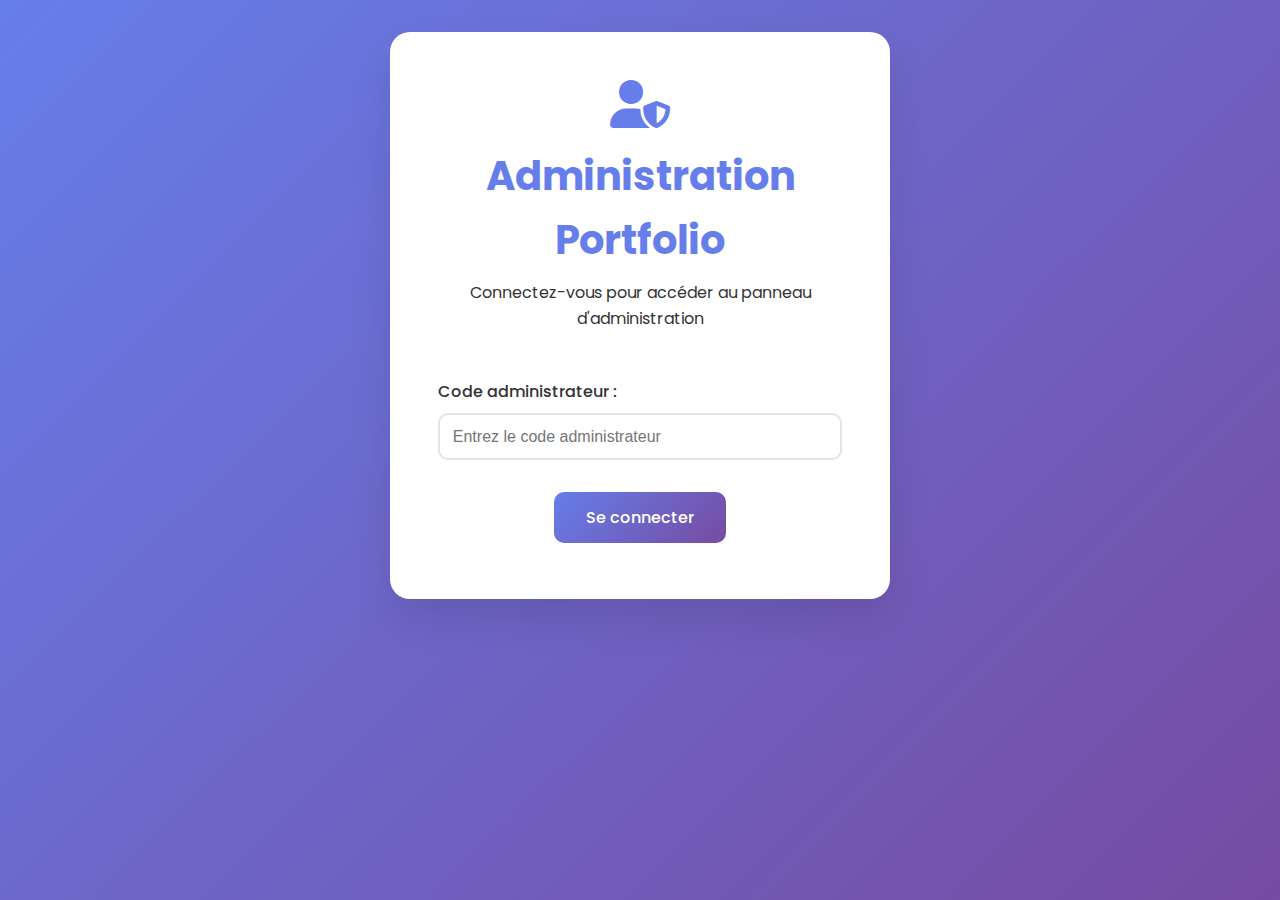
<file: admin/index.html>
<!DOCTYPE html>
<html lang="fr">
<head>
    <meta charset="UTF-8">
    <meta name="viewport" content="width=device-width, initial-scale=1.0">
    <title>Administration - Portfolio</title>
    <link rel="stylesheet" href="../css/styles.css">
    <link rel="stylesheet" href="https://cdnjs.cloudflare.com/ajax/libs/font-awesome/6.0.0/css/all.min.css">
    <link href="https://fonts.googleapis.com/css2?family=Poppins:wght@300;400;500;600;700&family=Montserrat:wght@400;500;600;700&display=swap" rel="stylesheet">
    <style>
        .admin-container {
            min-height: 100vh;
            background: linear-gradient(135deg, #667eea 0%, #764ba2 100%);
            padding: 2rem 0;
        }
        
        .admin-card {
            background: white;
            border-radius: 20px;
            box-shadow: 0 20px 40px rgba(0,0,0,0.1);
            padding: 3rem;
            max-width: 500px;
            margin: 0 auto;
            text-align: center;
        }
        
        .admin-panel {
            background: white;
            border-radius: 20px;
            box-shadow: 0 20px 40px rgba(0,0,0,0.1);
            padding: 2rem;
            margin: 2rem auto;
            max-width: 1200px;
        }
        
        .admin-header {
            text-align: center;
            margin-bottom: 3rem;
        }
        
        .admin-header h1 {
            color: #667eea;
            font-size: 2.5rem;
            margin-bottom: 0.5rem;
        }
        
        .login-form {
            margin-top: 2rem;
        }
        
        .form-group {
            margin-bottom: 1.5rem;
            text-align: left;
        }
        
        .form-group label {
            display: block;
            margin-bottom: 0.5rem;
            color: #333;
            font-weight: 500;
        }
        
        .form-group input, .form-group textarea, .form-group select {
            width: 100%;
            padding: 0.8rem;
            border: 2px solid #e1e5e9;
            border-radius: 10px;
            font-size: 1rem;
            transition: border-color 0.3s ease;
        }
        
        .form-group input:focus, .form-group textarea:focus, .form-group select:focus {
            outline: none;
            border-color: #667eea;
        }
        
        .btn {
            background: linear-gradient(135deg, #667eea 0%, #764ba2 100%);
            color: white;
            border: none;
            padding: 0.8rem 2rem;
            border-radius: 10px;
            font-size: 1rem;
            font-weight: 500;
            cursor: pointer;
            transition: all 0.3s ease;
            margin: 0.5rem;
        }
        
        .btn:hover {
            transform: translateY(-2px);
            box-shadow: 0 5px 15px rgba(102, 126, 234, 0.4);
        }
        
        .btn-management {
            background: linear-gradient(135deg, #4A90E2 0%, #357ABD 50%, #1E5F99 100%);
            color: white;
            border: none;
            box-shadow: 0 4px 15px rgba(74, 144, 226, 0.3);
            transition: all 0.3s ease;
        }
        
        .btn-management:hover {
            background: linear-gradient(135deg, #357ABD 0%, #1E5F99 50%, #0F4C75 100%);
            transform: translateY(-2px);
            box-shadow: 0 6px 20px rgba(74, 144, 226, 0.4);
        }
        
        .btn-danger {
            background: linear-gradient(135deg, #E74C3C 0%, #C0392B 50%, #A93226 100%);
            box-shadow: 0 2px 8px rgba(231, 76, 60, 0.3);
        }
        
        .btn-danger:hover {
            background: linear-gradient(135deg, #C0392B 0%, #A93226 50%, #922B21 100%);
            transform: translateY(-1px);
            box-shadow: 0 4px 12px rgba(231, 76, 60, 0.4);
        }
        
        .btn-success {
            background: linear-gradient(135deg, #27AE60 0%, #229954 50%, #1E8449 100%);
            box-shadow: 0 2px 8px rgba(39, 174, 96, 0.3);
        }
        
        .btn-success:hover {
            background: linear-gradient(135deg, #229954 0%, #1E8449 50%, #196F3D 100%);
            transform: translateY(-1px);
            box-shadow: 0 4px 12px rgba(39, 174, 96, 0.4);
        }
        
        .card {
            background: #f8f9fa;
            border-radius: 15px;
            padding: 2rem;
            margin-bottom: 2rem;
            border-left: 5px solid #667eea;
        }
        
        .card h3 {
            color: #667eea;
            margin-bottom: 1rem;
            font-size: 1.5rem;
        }
        
        .toggle-section {
            display: flex;
            align-items: center;
            justify-content: space-between;
            padding: 1rem;
            background: white;
            border-radius: 10px;
            margin: 1rem 0;
            box-shadow: 0 2px 10px rgba(0,0,0,0.1);
        }
        
        .toggle-switch {
            position: relative;
            width: 60px;
            height: 30px;
            background: #ccc;
            border-radius: 15px;
            cursor: pointer;
            transition: background 0.3s ease;
        }
        
        .toggle-switch.active {
            background: #667eea;
        }
        
        .toggle-switch::after {
            content: '';
            position: absolute;
            top: 3px;
            left: 3px;
            width: 24px;
            height: 24px;
            background: white;
            border-radius: 50%;
            transition: transform 0.3s ease;
        }
        
        .toggle-switch.active::after {
            transform: translateX(30px);
        }
        
        .projects-grid {
            display: grid;
            grid-template-columns: repeat(auto-fit, minmax(300px, 1fr));
            gap: 2rem;
            margin: 2rem 0;
        }
        
        .project-item {
            background: white;
            border-radius: 10px;
            padding: 1.5rem;
            box-shadow: 0 5px 15px rgba(0,0,0,0.1);
        }
        
        .project-item h4 {
            color: #667eea;
            margin-bottom: 0.5rem;
        }
        
        .project-item p {
            color: #666;
            font-size: 0.9rem;
            margin-bottom: 1rem;
        }
        
        .project-actions {
            display: flex;
            gap: 0.5rem;
        }
        
        .btn-edit {
            background: linear-gradient(135deg, #5DADE2 0%, #3498DB 50%, #2980B9 100%);
            color: white;
            border: none;
            padding: 0.4rem 0.8rem;
            font-size: 0.85rem;
            border-radius: 6px;
            cursor: pointer;
            transition: all 0.3s ease;
            box-shadow: 0 2px 8px rgba(52, 152, 219, 0.3);
        }
        
        .btn-edit:hover {
            background: linear-gradient(135deg, #3498DB 0%, #2980B9 50%, #1F618D 100%);
            transform: translateY(-1px);
            box-shadow: 0 4px 12px rgba(52, 152, 219, 0.4);
        }
        
        .btn-delete {
            background: linear-gradient(135deg, #E74C3C 0%, #C0392B 50%, #A93226 100%);
            color: white;
            border: none;
            padding: 0.4rem 0.8rem;
            font-size: 0.85rem;
            border-radius: 6px;
            cursor: pointer;
            transition: all 0.3s ease;
            box-shadow: 0 2px 8px rgba(231, 76, 60, 0.3);
        }
        
        .btn-delete:hover {
            background: linear-gradient(135deg, #C0392B 0%, #A93226 50%, #922B21 100%);
            transform: translateY(-1px);
            box-shadow: 0 4px 12px rgba(231, 76, 60, 0.4);
        }
        
        .message {
            padding: 1rem;
            border-radius: 10px;
            margin: 1rem 0;
            display: none;
        }
        
        .message.success {
            background: #d4edda;
            color: #155724;
            border: 1px solid #c3e6cb;
        }
        
        .message.error {
            background: #f8d7da;
            color: #721c24;
            border: 1px solid #f5c6cb;
        }
        
        .message.info {
            background: #d1ecf1;
            color: #0c5460;
            border: 1px solid #bee5eb;
        }
        
        .hidden {
            display: none !important;
        }
        
        .modal {
            display: none;
            position: fixed;
            z-index: 1000;
            left: 0;
            top: 0;
            width: 100%;
            height: 100%;
            background-color: rgba(0,0,0,0.5);
        }
        
        .modal-content {
            background-color: white;
            margin: 5% auto;
            padding: 2rem;
            border-radius: 15px;
            width: 90%;
            max-width: 600px;
            max-height: 80vh;
            overflow-y: auto;
        }
        
        .close {
            color: #aaa;
            float: right;
            font-size: 28px;
            font-weight: bold;
            cursor: pointer;
        }
        
        .close:hover {
            color: #000;
        }
        
        @media (max-width: 768px) {
            .admin-card, .admin-panel {
                margin: 1rem;
                padding: 1.5rem;
            }
            
            .projects-grid {
                grid-template-columns: 1fr;
            }
        }
    </style>
</head>
<body>
    <div class="admin-container">
        <!-- Formulaire de connexion -->
        <div id="loginSection" class="admin-card">
            <div class="admin-header">
                <i class="fas fa-user-shield" style="font-size: 3rem; color: #667eea; margin-bottom: 1rem;"></i>
                <h1>Administration Portfolio</h1>
                <p>Connectez-vous pour accéder au panneau d'administration</p>
            </div>
            
            <div class="login-form">
                <div class="form-group">
                    <label for="adminCode">Code administrateur :</label>
                    <input type="password" id="adminCode" placeholder="Entrez le code administrateur">
                </div>
                <button onclick="login()" class="btn">Se connecter</button>
            </div>
            
            <div id="loginMessage" class="message"></div>
        </div>

        <!-- Panneau d'administration -->
        <div id="adminPanel" class="admin-panel hidden">
            <div class="admin-header">
                <h1><i class="fas fa-cogs"></i> Panneau d'Administration</h1>
                <button onclick="logout()" class="btn btn-danger">Déconnexion</button>
            </div>

            <div style="display: grid; grid-template-columns: repeat(auto-fit, minmax(350px, 1fr)); gap: 2rem;">
                <!-- Gestion de l'affichage -->
                <div class="card">
                    <h3><i class="fas fa-eye"></i> Gestion de l'Affichage</h3>
                    <p>Contrôlez la visibilité des sections sur votre portfolio</p>
                    
                    <div class="toggle-section">
                        <div>
                            <strong>Section CV</strong>
                            <p style="margin: 0; color: #666; font-size: 0.9rem;">Afficher/masquer la section CV</p>
                        </div>
                        <div class="toggle-switch active" id="cvToggle" onclick="toggleCV()"></div>
                    </div>
                    
                    <div class="toggle-section">
                        <div>
                            <strong>Section Projets à venir</strong>
                            <p style="margin: 0; color: #666; font-size: 0.9rem;">Afficher/masquer les projets futurs</p>
                        </div>
                        <div class="toggle-switch active" id="futureProjectsToggle" onclick="toggleFutureProjects()"></div>
                    </div>
                    
                    <div class="toggle-section">
                        <div>
                            <strong>Section Ajouter une nouvelle page</strong>
                            <p style="margin: 0; color: #666; font-size: 0.9rem;">Afficher/masquer la création de pages</p>
                        </div>
                        <div class="toggle-switch active" id="addPageToggle" onclick="toggleAddPage()"></div>
                    </div>
                </div>

                <!-- Gestion des projets -->
                <div class="card">
                    <h3><i class="fas fa-project-diagram"></i> Gestion des Projets</h3>
                    <p>Ajouter de nouveaux projets à votre portfolio</p>
                    
                    <div class="form-group">
                        <label for="projectTitle">Titre du projet :</label>
                        <input type="text" id="projectTitle" placeholder="Ex: Site E-commerce">
                    </div>
                    
                    <div class="form-group">
                        <label for="projectDescription">Description :</label>
                        <textarea id="projectDescription" rows="3" placeholder="Description du projet..."></textarea>
                    </div>
                    
                    <div class="form-group">
                        <label for="projectCategory">Catégorie :</label>
                        <select id="projectCategory">
                            <option value="web">Sites Web</option>
                            <option value="app">Applications</option>
                            <option value="design">Design</option>
                        </select>
                    </div>
                    
                    <div class="form-group">
                        <label for="projectTags">Technologies (séparées par des virgules) :</label>
                        <input type="text" id="projectTags" placeholder="HTML5, CSS3, JavaScript">
                    </div>
                    
                    <div class="form-group">
                        <label for="projectImage">URL de l'image :</label>
                        <input type="url" id="projectImage" placeholder="https://exemple.com/image.jpg">
                    </div>
                    
                    <div class="form-group">
                        <label for="projectLink">Lien du projet :</label>
                        <input type="url" id="projectLink" placeholder="https://exemple.com">
                    </div>
                    
                    <button onclick="addProject()" class="btn">Ajouter le projet</button>
                    <button onclick="showProjectList()" class="btn btn-management">Gérer les projets</button>
                </div>

                <!-- Ajout de réalisations via liens -->
                <div class="card">
                    <h3><i class="fas fa-link"></i> Réalisations Web</h3>
                    <p>Ajouter des réalisations à partir de liens web</p>
                    
                    <div class="form-group">
                        <label for="realizationUrl">URL de la réalisation :</label>
                        <input type="url" id="realizationUrl" placeholder="https://exemple.com">
                    </div>
                    
                    <div class="form-group">
                        <label for="realizationTitle">Titre personnalisé (optionnel) :</label>
                        <input type="text" id="realizationTitle" placeholder="Laissez vide pour auto-détection">
                    </div>
                    
                    <div class="form-group">
                        <label for="realizationDescription">Description personnalisée (optionnelle) :</label>
                        <textarea id="realizationDescription" rows="3" placeholder="Laissez vide pour auto-détection"></textarea>
                    </div>
                    
                    <button onclick="addRealization()" class="btn">Ajouter la réalisation</button>
                    <button onclick="showRealizationList()" class="btn btn-management">Gérer les réalisations</button>
                </div>

                <!-- Paramètres -->
                <div class="card">
                    <h3><i class="fas fa-cog"></i> Paramètres</h3>
                    <p>Modifier les paramètres du portfolio</p>
                    
                    <div class="form-group">
                        <label for="newAdminCode">Nouveau code administrateur :</label>
                        <input type="password" id="newAdminCode" placeholder="Nouveau code">
                    </div>
                    
                    <div class="form-group">
                        <label for="confirmAdminCode">Confirmer le code :</label>
                        <input type="password" id="confirmAdminCode" placeholder="Confirmer">
                    </div>
                    
                    <button onclick="changeAdminCode()" class="btn">Changer le code</button>
                </div>
            </div>

            <div id="adminMessage" class="message"></div>
        </div>
    </div>

    <!-- Modal pour la gestion des projets -->
    <div id="projectManagementModal" class="modal">
        <div class="modal-content">
            <span class="close" onclick="closeProjectManagementModal()">&times;</span>
            <h2>Gestion des Projets</h2>
            <div id="projectManagementList">
                <!-- Liste des projets sera générée par JavaScript -->
            </div>
        </div>
    </div>

    <!-- Modal pour la gestion des réalisations -->
    <div id="realizationManagementModal" class="modal">
        <div class="modal-content">
            <span class="close" onclick="closeRealizationManagementModal()">&times;</span>
            <h2>Gestion des Réalisations</h2>
            <div id="realizationManagementList">
                <!-- Liste des réalisations sera générée par JavaScript -->
            </div>
        </div>
    </div>

    <!-- Modal de confirmation -->
    <div id="confirmModal" class="modal">
        <div class="modal-content">
            <h2>Confirmer l'action</h2>
            <p id="confirmMessage"></p>
            <div style="text-align: center; margin-top: 2rem;">
                <button onclick="confirmAction()" class="btn btn-danger">Oui, confirmer</button>
                <button onclick="closeConfirmModal()" class="btn">Annuler</button>
            </div>
        </div>
    </div>

    <script src="admin-script.js"></script>
</body>
</html>
</file>
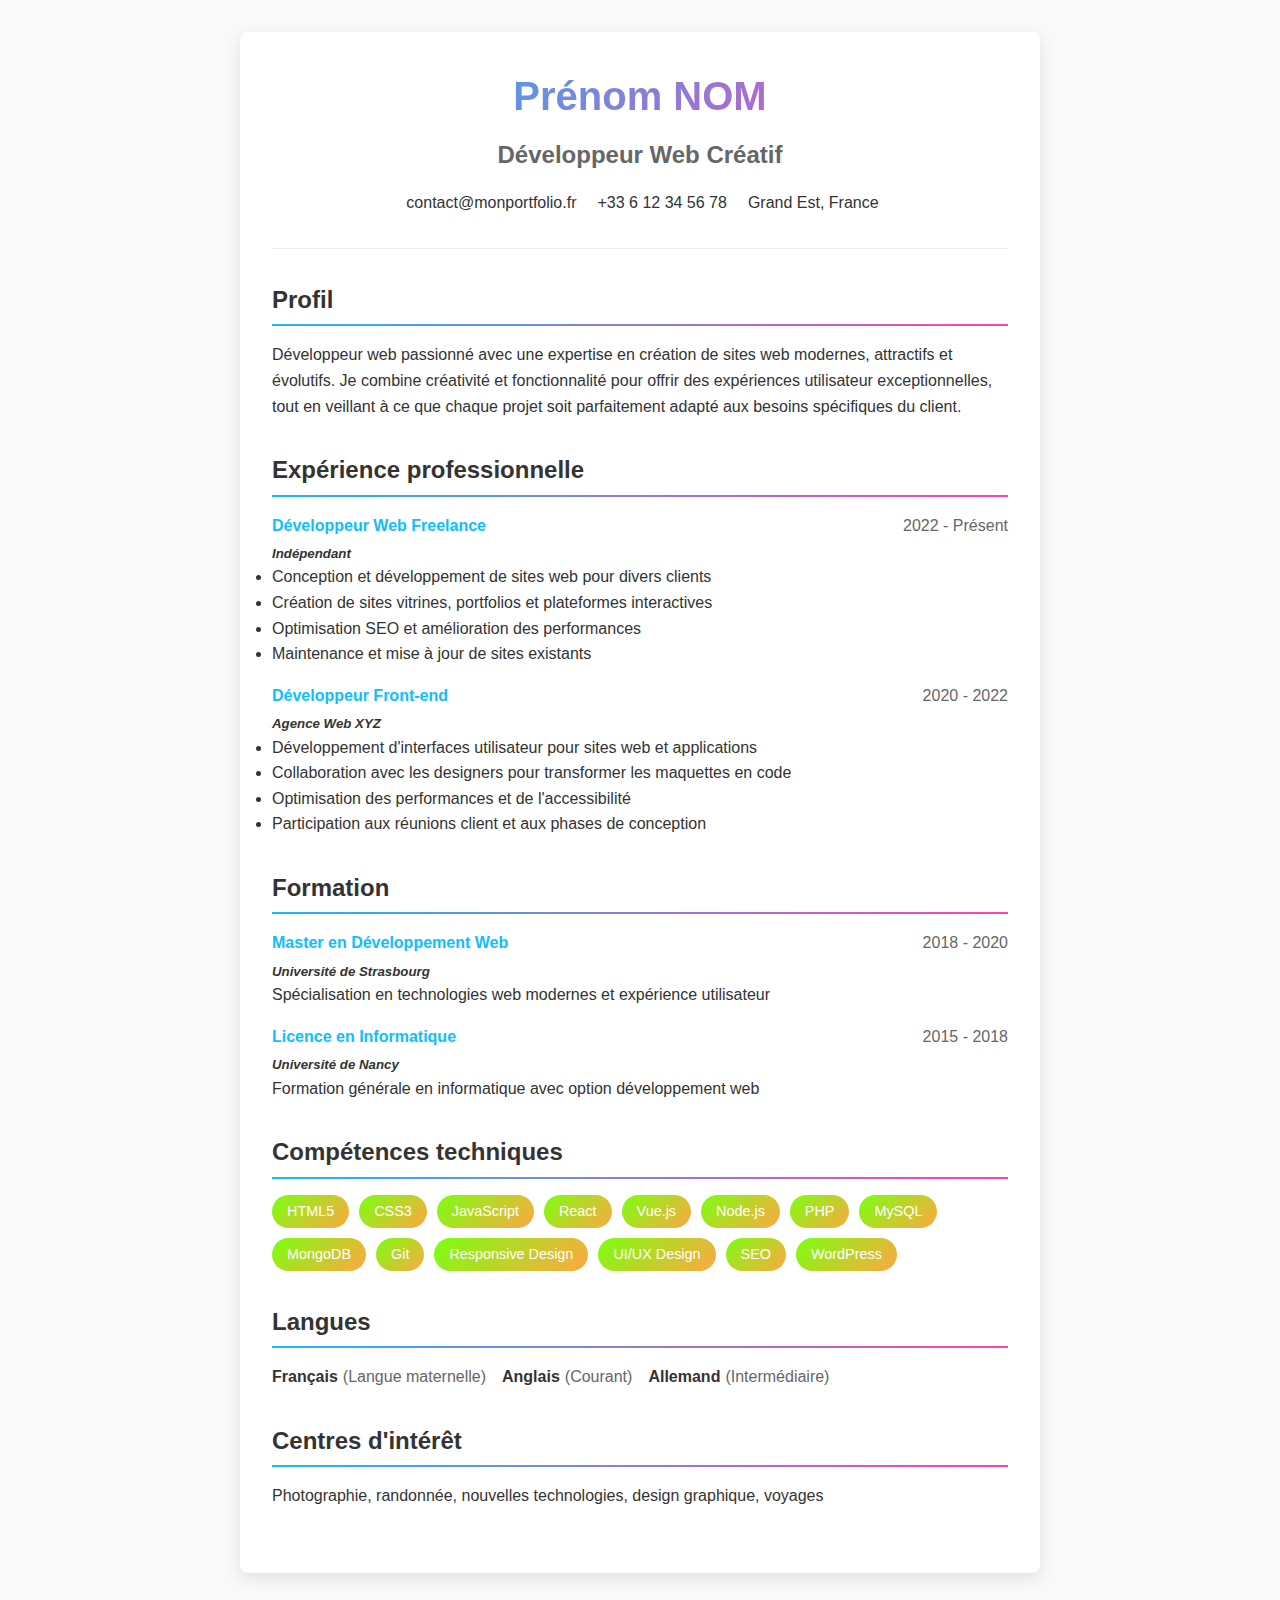
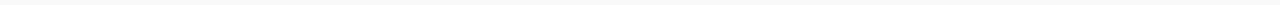
<file: downloads/cv-preview.html>
<!DOCTYPE html>
<html lang="fr">
<head>
    <meta charset="UTF-8">
    <meta name="viewport" content="width=device-width, initial-scale=1.0">
    <title>Aperçu du CV</title>
    <style>
        :root {
            --gradient-primary: linear-gradient(135deg, #0ebeff, #ff42b3);
            --gradient-secondary: linear-gradient(135deg, #7bff0f, #ffa742);
            --color-text-dark: #333333;
            --color-text-light: #ffffff;
            --color-background: #f9f9f9;
            --font-primary: 'Poppins', sans-serif;
            --font-secondary: 'Montserrat', sans-serif;
            --spacing-xs: 0.5rem;
            --spacing-sm: 1rem;
            --spacing-md: 2rem;
            --border-radius-md: 8px;
        }
        
        * {
            margin: 0;
            padding: 0;
            box-sizing: border-box;
        }
        
        body {
            font-family: var(--font-primary), Arial, sans-serif;
            line-height: 1.6;
            color: var(--color-text-dark);
            background-color: var(--color-background);
            padding: var(--spacing-md);
        }
        
        .cv-container {
            max-width: 800px;
            margin: 0 auto;
            background: white;
            padding: var(--spacing-md);
            border-radius: var(--border-radius-md);
            box-shadow: 0 5px 15px rgba(0, 0, 0, 0.1);
        }
        
        .cv-header {
            text-align: center;
            margin-bottom: var(--spacing-md);
            padding-bottom: var(--spacing-md);
            border-bottom: 1px solid #eee;
        }
        
        .cv-name {
            font-size: 2.5rem;
            margin-bottom: var(--spacing-xs);
            background: var(--gradient-primary);
            -webkit-background-clip: text;
            background-clip: text;
            color: transparent;
        }
        
        .cv-title {
            font-size: 1.5rem;
            margin-bottom: var(--spacing-sm);
            color: #666;
        }
        
        .cv-contact {
            display: flex;
            justify-content: center;
            flex-wrap: wrap;
            gap: var(--spacing-sm);
        }
        
        .cv-contact-item {
            display: flex;
            align-items: center;
            gap: 5px;
        }
        
        .cv-section {
            margin-bottom: var(--spacing-md);
        }
        
        .cv-section-title {
            font-size: 1.5rem;
            margin-bottom: var(--spacing-sm);
            padding-bottom: 5px;
            border-bottom: 2px solid;
            border-image: var(--gradient-primary);
            border-image-slice: 1;
        }
        
        .cv-item {
            margin-bottom: var(--spacing-sm);
        }
        
        .cv-item-header {
            display: flex;
            justify-content: space-between;
            margin-bottom: 5px;
        }
        
        .cv-item-title {
            font-weight: 600;
            color: #0ebeff;
        }
        
        .cv-item-subtitle {
            font-style: italic;
        }
        
        .cv-item-date {
            color: #666;
        }
        
        .cv-skills {
            display: flex;
            flex-wrap: wrap;
            gap: 10px;
        }
        
        .cv-skill {
            background: var(--gradient-secondary);
            color: white;
            padding: 5px 15px;
            border-radius: 20px;
            font-size: 0.9rem;
        }
        
        .cv-languages {
            display: flex;
            flex-wrap: wrap;
            gap: var(--spacing-sm);
        }
        
        .cv-language {
            display: flex;
            align-items: center;
            gap: 5px;
        }
        
        .cv-language-name {
            font-weight: 600;
        }
        
        .cv-language-level {
            color: #666;
        }
        
        @media (max-width: 768px) {
            .cv-header {
                text-align: left;
            }
            
            .cv-contact {
                justify-content: flex-start;
            }
            
            .cv-item-header {
                flex-direction: column;
            }
        }
    </style>
</head>
<body>
    <div class="cv-container">
        <header class="cv-header">
            <h1 class="cv-name">Prénom NOM</h1>
            <h2 class="cv-title">Développeur Web Créatif</h2>
            <div class="cv-contact">
                <div class="cv-contact-item">
                    <i class="fas fa-envelope"></i>
                    <span>contact@monportfolio.fr</span>
                </div>
                <div class="cv-contact-item">
                    <i class="fas fa-phone"></i>
                    <span>+33 6 12 34 56 78</span>
                </div>
                <div class="cv-contact-item">
                    <i class="fas fa-map-marker-alt"></i>
                    <span>Grand Est, France</span>
                </div>
            </div>
        </header>
        
        <section class="cv-section">
            <h3 class="cv-section-title">Profil</h3>
            <p>Développeur web passionné avec une expertise en création de sites web modernes, attractifs et évolutifs. Je combine créativité et fonctionnalité pour offrir des expériences utilisateur exceptionnelles, tout en veillant à ce que chaque projet soit parfaitement adapté aux besoins spécifiques du client.</p>
        </section>
        
        <section class="cv-section">
            <h3 class="cv-section-title">Expérience professionnelle</h3>
            <div class="cv-item">
                <div class="cv-item-header">
                    <h4 class="cv-item-title">Développeur Web Freelance</h4>
                    <span class="cv-item-date">2022 - Présent</span>
                </div>
                <h5 class="cv-item-subtitle">Indépendant</h5>
                <ul>
                    <li>Conception et développement de sites web pour divers clients</li>
                    <li>Création de sites vitrines, portfolios et plateformes interactives</li>
                    <li>Optimisation SEO et amélioration des performances</li>
                    <li>Maintenance et mise à jour de sites existants</li>
                </ul>
            </div>
            
            <div class="cv-item">
                <div class="cv-item-header">
                    <h4 class="cv-item-title">Développeur Front-end</h4>
                    <span class="cv-item-date">2020 - 2022</span>
                </div>
                <h5 class="cv-item-subtitle">Agence Web XYZ</h5>
                <ul>
                    <li>Développement d'interfaces utilisateur pour sites web et applications</li>
                    <li>Collaboration avec les designers pour transformer les maquettes en code</li>
                    <li>Optimisation des performances et de l'accessibilité</li>
                    <li>Participation aux réunions client et aux phases de conception</li>
                </ul>
            </div>
        </section>
        
        <section class="cv-section">
            <h3 class="cv-section-title">Formation</h3>
            <div class="cv-item">
                <div class="cv-item-header">
                    <h4 class="cv-item-title">Master en Développement Web</h4>
                    <span class="cv-item-date">2018 - 2020</span>
                </div>
                <h5 class="cv-item-subtitle">Université de Strasbourg</h5>
                <p>Spécialisation en technologies web modernes et expérience utilisateur</p>
            </div>
            
            <div class="cv-item">
                <div class="cv-item-header">
                    <h4 class="cv-item-title">Licence en Informatique</h4>
                    <span class="cv-item-date">2015 - 2018</span>
                </div>
                <h5 class="cv-item-subtitle">Université de Nancy</h5>
                <p>Formation générale en informatique avec option développement web</p>
            </div>
        </section>
        
        <section class="cv-section">
            <h3 class="cv-section-title">Compétences techniques</h3>
            <div class="cv-skills">
                <span class="cv-skill">HTML5</span>
                <span class="cv-skill">CSS3</span>
                <span class="cv-skill">JavaScript</span>
                <span class="cv-skill">React</span>
                <span class="cv-skill">Vue.js</span>
                <span class="cv-skill">Node.js</span>
                <span class="cv-skill">PHP</span>
                <span class="cv-skill">MySQL</span>
                <span class="cv-skill">MongoDB</span>
                <span class="cv-skill">Git</span>
                <span class="cv-skill">Responsive Design</span>
                <span class="cv-skill">UI/UX Design</span>
                <span class="cv-skill">SEO</span>
                <span class="cv-skill">WordPress</span>
            </div>
        </section>
        
        <section class="cv-section">
            <h3 class="cv-section-title">Langues</h3>
            <div class="cv-languages">
                <div class="cv-language">
                    <span class="cv-language-name">Français</span>
                    <span class="cv-language-level">(Langue maternelle)</span>
                </div>
                <div class="cv-language">
                    <span class="cv-language-name">Anglais</span>
                    <span class="cv-language-level">(Courant)</span>
                </div>
                <div class="cv-language">
                    <span class="cv-language-name">Allemand</span>
                    <span class="cv-language-level">(Intermédiaire)</span>
                </div>
            </div>
        </section>
        
        <section class="cv-section">
            <h3 class="cv-section-title">Centres d'intérêt</h3>
            <p>Photographie, randonnée, nouvelles technologies, design graphique, voyages</p>
        </section>
    </div>
</body>
</html>
</file>
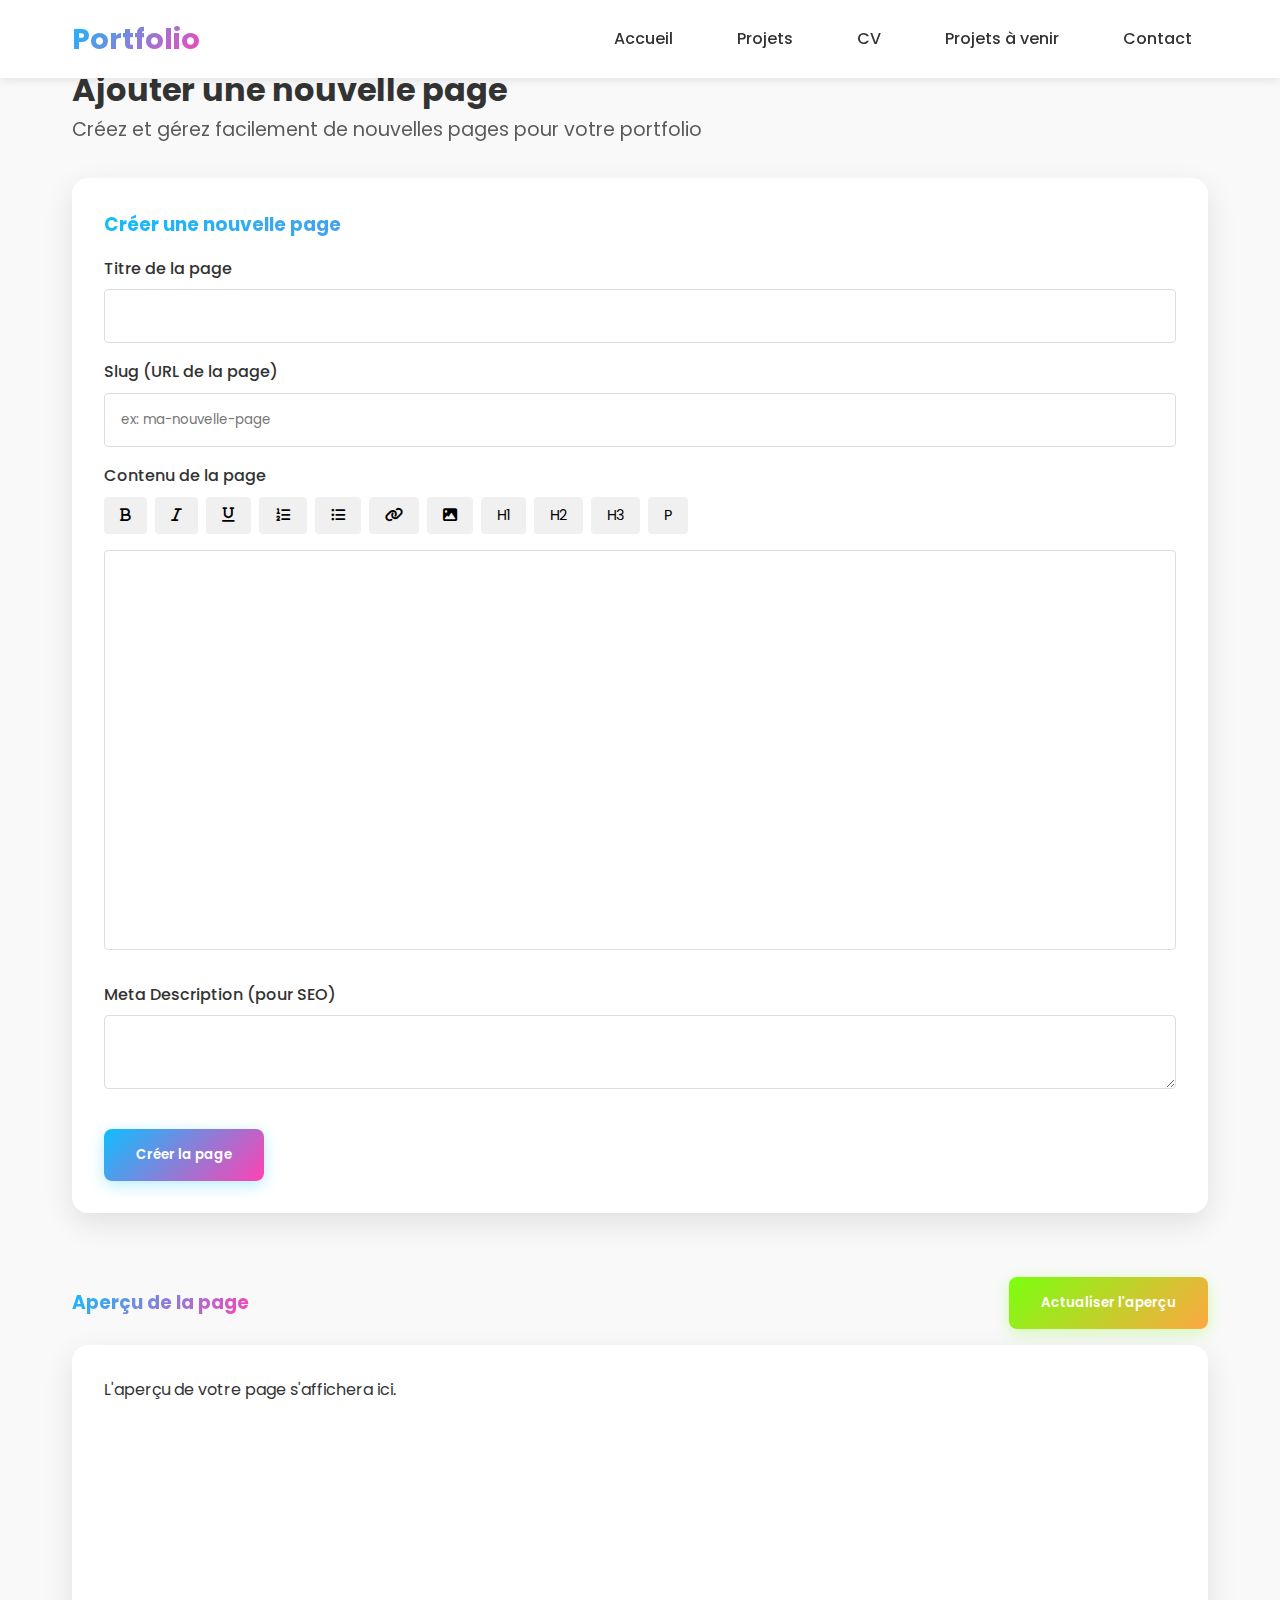
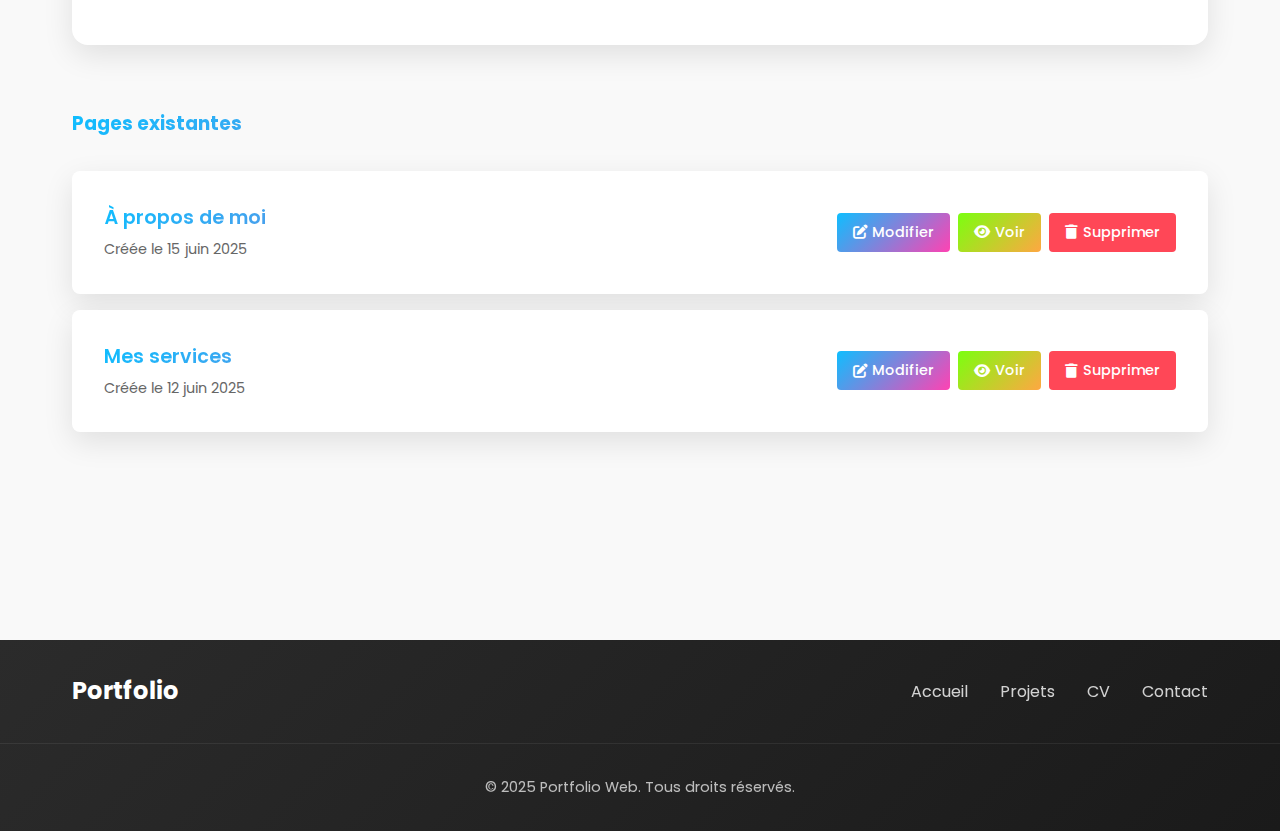
<file: projects/add-page.html>
<!DOCTYPE html>
<html lang="fr">
<head>
    <meta charset="UTF-8">
    <meta name="viewport" content="width=device-width, initial-scale=1.0">
    <title>Ajouter une nouvelle page - Portfolio Web</title>
    <link rel="stylesheet" href="../css/styles.css">
    <link rel="stylesheet" href="https://cdnjs.cloudflare.com/ajax/libs/font-awesome/6.0.0/css/all.min.css">
    <link href="https://fonts.googleapis.com/css2?family=Poppins:wght@300;400;500;600;700&family=Montserrat:wght@400;500;600;700&display=swap" rel="stylesheet">
    <style>
        .page-editor {
            margin-top: var(--spacing-md);
            background: white;
            border-radius: var(--border-radius-lg);
            padding: var(--spacing-md);
            box-shadow: var(--box-shadow);
        }
        
        .editor-toolbar {
            display: flex;
            gap: var(--spacing-xs);
            margin-bottom: var(--spacing-sm);
            flex-wrap: wrap;
        }
        
        .editor-button {
            padding: var(--spacing-xs) var(--spacing-sm);
            border-radius: var(--border-radius-sm);
            font-size: 0.9rem;
            background: #f0f0f0;
            border: none;
            cursor: pointer;
            transition: var(--transition-fast);
        }
        
        .editor-button:hover {
            background: #e0e0e0;
        }
        
        .editor-content {
            min-height: 400px;
            border: 1px solid #ddd;
            border-radius: var(--border-radius-sm);
            padding: var(--spacing-sm);
            margin-bottom: var(--spacing-md);
        }
        
        .page-preview {
            margin-top: var(--spacing-lg);
        }
        
        .page-preview-header {
            display: flex;
            justify-content: space-between;
            align-items: center;
            margin-bottom: var(--spacing-sm);
        }
        
        .page-preview-content {
            background: white;
            border-radius: var(--border-radius-lg);
            padding: var(--spacing-md);
            box-shadow: var(--box-shadow);
            min-height: 300px;
        }
        
        .pages-list {
            margin-top: var(--spacing-lg);
        }
        
        .page-item {
            background: white;
            border-radius: var(--border-radius-md);
            padding: var(--spacing-md);
            margin-bottom: var(--spacing-sm);
            box-shadow: var(--box-shadow);
            display: flex;
            align-items: center;
            justify-content: space-between;
            transition: var(--transition-fast);
        }
        
        .page-item:hover {
            transform: translateY(-3px);
            box-shadow: var(--box-shadow-hover);
        }
        
        .page-info {
            flex: 1;
        }
        
        .page-title {
            font-size: 1.2rem;
            font-weight: 600;
            margin-bottom: 5px;
            background: var(--gradient-primary);
            -webkit-background-clip: text;
            background-clip: text;
            color: transparent;
        }
        
        .page-date {
            font-size: 0.9rem;
            color: #666;
        }
        
        .page-actions {
            display: flex;
            gap: var(--spacing-xs);
        }
        
        .page-button {
            padding: var(--spacing-xs) var(--spacing-sm);
            border-radius: var(--border-radius-sm);
            font-size: 0.9rem;
            font-weight: 500;
            transition: var(--transition-fast);
            display: flex;
            align-items: center;
            gap: 5px;
        }
        
        .page-button.edit {
            background: var(--gradient-primary);
            color: white;
        }
        
        .page-button.view {
            background: var(--gradient-secondary);
            color: white;
        }
        
        .page-button.delete {
            background: #ff4757;
            color: white;
        }
        
        .page-button:hover {
            transform: translateY(-2px);
        }
    </style>
</head>
<body>
    <!-- Header -->
    <header class="header">
        <div class="container nav-container">
            <a href="../index.html" class="logo">Portfolio</a>
            <nav>
                <ul class="nav-menu">
                    <li class="nav-item"><a href="../index.html" class="nav-link">Accueil</a></li>
                    <li class="nav-item"><a href="../index.html#projects" class="nav-link">Projets</a></li>
                    <li class="nav-item"><a href="../index.html#cv" class="nav-link">CV</a></li>
                    <li class="nav-item"><a href="../index.html#future-projects" class="nav-link">Projets à venir</a></li>
                    <li class="nav-item"><a href="../index.html#contact" class="nav-link">Contact</a></li>
                </ul>
                <div class="hamburger">
                    <span class="bar"></span>
                    <span class="bar"></span>
                    <span class="bar"></span>
                </div>
            </nav>
        </div>
    </header>

    <!-- Main Content -->
    <main>
        <section class="section">
            <div class="container">
                <div class="section-title">
                    <h1>Ajouter une nouvelle page</h1>
                    <p>Créez et gérez facilement de nouvelles pages pour votre portfolio</p>
                </div>
                
                <div class="page-editor">
                    <h3 class="text-gradient-primary mb-2">Créer une nouvelle page</h3>
                    <form id="new-page-form">
                        <div class="form-group">
                            <label for="page-title" class="form-label">Titre de la page</label>
                            <input type="text" id="page-title" class="form-control" required>
                        </div>
                        <div class="form-group">
                            <label for="page-slug" class="form-label">Slug (URL de la page)</label>
                            <input type="text" id="page-slug" class="form-control" placeholder="ex: ma-nouvelle-page" required>
                        </div>
                        <div class="form-group">
                            <label class="form-label">Contenu de la page</label>
                            <div class="editor-toolbar">
                                <button type="button" class="editor-button" data-command="bold"><i class="fas fa-bold"></i></button>
                                <button type="button" class="editor-button" data-command="italic"><i class="fas fa-italic"></i></button>
                                <button type="button" class="editor-button" data-command="underline"><i class="fas fa-underline"></i></button>
                                <button type="button" class="editor-button" data-command="insertOrderedList"><i class="fas fa-list-ol"></i></button>
                                <button type="button" class="editor-button" data-command="insertUnorderedList"><i class="fas fa-list-ul"></i></button>
                                <button type="button" class="editor-button" data-command="createLink"><i class="fas fa-link"></i></button>
                                <button type="button" class="editor-button" data-command="insertImage"><i class="fas fa-image"></i></button>
                                <button type="button" class="editor-button" data-command="formatBlock" data-value="h1">H1</button>
                                <button type="button" class="editor-button" data-command="formatBlock" data-value="h2">H2</button>
                                <button type="button" class="editor-button" data-command="formatBlock" data-value="h3">H3</button>
                                <button type="button" class="editor-button" data-command="formatBlock" data-value="p">P</button>
                            </div>
                            <div class="editor-content" id="page-content" contenteditable="true"></div>
                            <textarea id="page-content-hidden" name="page-content" style="display: none;"></textarea>
                        </div>
                        <div class="form-group">
                            <label for="page-meta-description" class="form-label">Meta Description (pour SEO)</label>
                            <textarea id="page-meta-description" class="form-control" rows="2"></textarea>
                        </div>
                        <button type="submit" class="btn btn-primary mt-2">Créer la page</button>
                    </form>
                </div>
                
                <div class="page-preview">
                    <div class="page-preview-header">
                        <h3 class="text-gradient-primary">Aperçu de la page</h3>
                        <button id="refresh-preview" class="btn btn-secondary">Actualiser l'aperçu</button>
                    </div>
                    <div class="page-preview-content" id="page-preview">
                        <p class="text-center">L'aperçu de votre page s'affichera ici.</p>
                    </div>
                </div>
                
                <div class="pages-list">
                    <h3 class="text-gradient-primary mb-3">Pages existantes</h3>
                    
                    <div class="page-item">
                        <div class="page-info">
                            <h4 class="page-title">À propos de moi</h4>
                            <p class="page-date">Créée le 15 juin 2025</p>
                        </div>
                        <div class="page-actions">
                            <a href="#" class="page-button edit">
                                <i class="fas fa-edit"></i> Modifier
                            </a>
                            <a href="../pages/about.html" target="_blank" class="page-button view">
                                <i class="fas fa-eye"></i> Voir
                            </a>
                            <a href="#" class="page-button delete">
                                <i class="fas fa-trash"></i> Supprimer
                            </a>
                        </div>
                    </div>
                    
                    <div class="page-item">
                        <div class="page-info">
                            <h4 class="page-title">Mes services</h4>
                            <p class="page-date">Créée le 12 juin 2025</p>
                        </div>
                        <div class="page-actions">
                            <a href="#" class="page-button edit">
                                <i class="fas fa-edit"></i> Modifier
                            </a>
                            <a href="../pages/services.html" target="_blank" class="page-button view">
                                <i class="fas fa-eye"></i> Voir
                            </a>
                            <a href="#" class="page-button delete">
                                <i class="fas fa-trash"></i> Supprimer
                            </a>
                        </div>
                    </div>
                </div>
            </div>
        </section>
    </main>

    <!-- Footer -->
    <footer class="footer">
        <div class="container footer-container">
            <div class="footer-logo">Portfolio</div>
            <ul class="footer-links">
                <li class="footer-link"><a href="../index.html">Accueil</a></li>
                <li class="footer-link"><a href="../index.html#projects">Projets</a></li>
                <li class="footer-link"><a href="../index.html#cv">CV</a></li>
                <li class="footer-link"><a href="../index.html#contact">Contact</a></li>
            </ul>
        </div>
        <div class="copyright">
            <p>&copy; 2025 Portfolio Web. Tous droits réservés.</p>
        </div>
    </footer>

    <script src="../js/script.js"></script>
    <script>
        document.addEventListener('DOMContentLoaded', function() {
            // Simple WYSIWYG editor functionality
            const editorButtons = document.querySelectorAll('.editor-button');
            const editorContent = document.getElementById('page-content');
            const pageContentHidden = document.getElementById('page-content-hidden');
            const pagePreview = document.getElementById('page-preview');
            const refreshPreviewBtn = document.getElementById('refresh-preview');
            const newPageForm = document.getElementById('new-page-form');
            const pageTitleInput = document.getElementById('page-title');
            const pageSlugInput = document.getElementById('page-slug');
            
            // Editor buttons functionality
            editorButtons.forEach(button => {
                button.addEventListener('click', function() {
                    const command = this.dataset.command;
                    const value = this.dataset.value || null;
                    
                    if (command === 'createLink') {
                        const url = prompt('Entrez l\'URL du lien:');
                        if (url) document.execCommand(command, false, url);
                    } else if (command === 'insertImage') {
                        const url = prompt('Entrez l\'URL de l\'image:');
                        if (url) document.execCommand(command, false, url);
                    } else {
                        document.execCommand(command, false, value);
                    }
                    
                    editorContent.focus();
                });
            });
            
            // Auto-generate slug from title
            pageTitleInput.addEventListener('input', function() {
                const slug = this.value
                    .toLowerCase()
                    .replace(/[^\w\s-]/g, '')
                    .replace(/\s+/g, '-');
                pageSlugInput.value = slug;
            });
            
            // Update preview
            refreshPreviewBtn.addEventListener('click', function() {
                const title = pageTitleInput.value || 'Titre de la page';
                const content = editorContent.innerHTML;
                
                pagePreview.innerHTML = `
                    <h1 style="margin-bottom: 20px;">${title}</h1>
                    <div>${content}</div>
                `;
            });
            
            // Form submission
            newPageForm.addEventListener('submit', function(e) {
                e.preventDefault();
                
                // Update hidden textarea with editor content
                pageContentHidden.value = editorContent.innerHTML;
                
                const title = pageTitleInput.value;
                const slug = pageSlugInput.value;
                const content = pageContentHidden.value;
                const metaDescription = document.getElementById('page-meta-description').value;
                
                // In a real application, this would save the page to a database or file system
                // For demo purposes, we'll just show a success message and add to the list
                
                // Create new page item in the list
                const pagesList = document.querySelector('.pages-list');
                const newPageItem = document.createElement('div');
                newPageItem.className = 'page-item';
                
                const currentDate = new Date();
                const formattedDate = `${currentDate.getDate()} ${currentDate.toLocaleString('fr-FR', { month: 'long' })} ${currentDate.getFullYear()}`;
                
                newPageItem.innerHTML = `
                    <div class="page-info">
                        <h4 class="page-title">${title}</h4>
                        <p class="page-date">Créée le ${formattedDate}</p>
                    </div>
                    <div class="page-actions">
                        <a href="#" class="page-button edit">
                            <i class="fas fa-edit"></i> Modifier
                        </a>
                        <a href="#" class="page-button view">
                            <i class="fas fa-eye"></i> Voir
                        </a>
                        <a href="#" class="page-button delete">
                            <i class="fas fa-trash"></i> Supprimer
                        </a>
                    </div>
                `;
                
                pagesList.appendChild(newPageItem);
                
                // Show success message
                alert(`Page "${title}" créée avec succès!`);
                
                // Reset form
                newPageForm.reset();
                editorContent.innerHTML = '';
            });
            
            // Delete page functionality
            document.addEventListener('click', function(e) {
                if (e.target.closest('.page-button.delete')) {
                    e.preventDefault();
                    
                    const pageItem = e.target.closest('.page-item');
                    const pageTitle = pageItem.querySelector('.page-title').textContent;
                    
                    if (confirm(`Êtes-vous sûr de vouloir supprimer la page "${pageTitle}" ?`)) {
                        pageItem.remove();
                    }
                }
            });
        });
    </script>
</body>
</html>
</file>
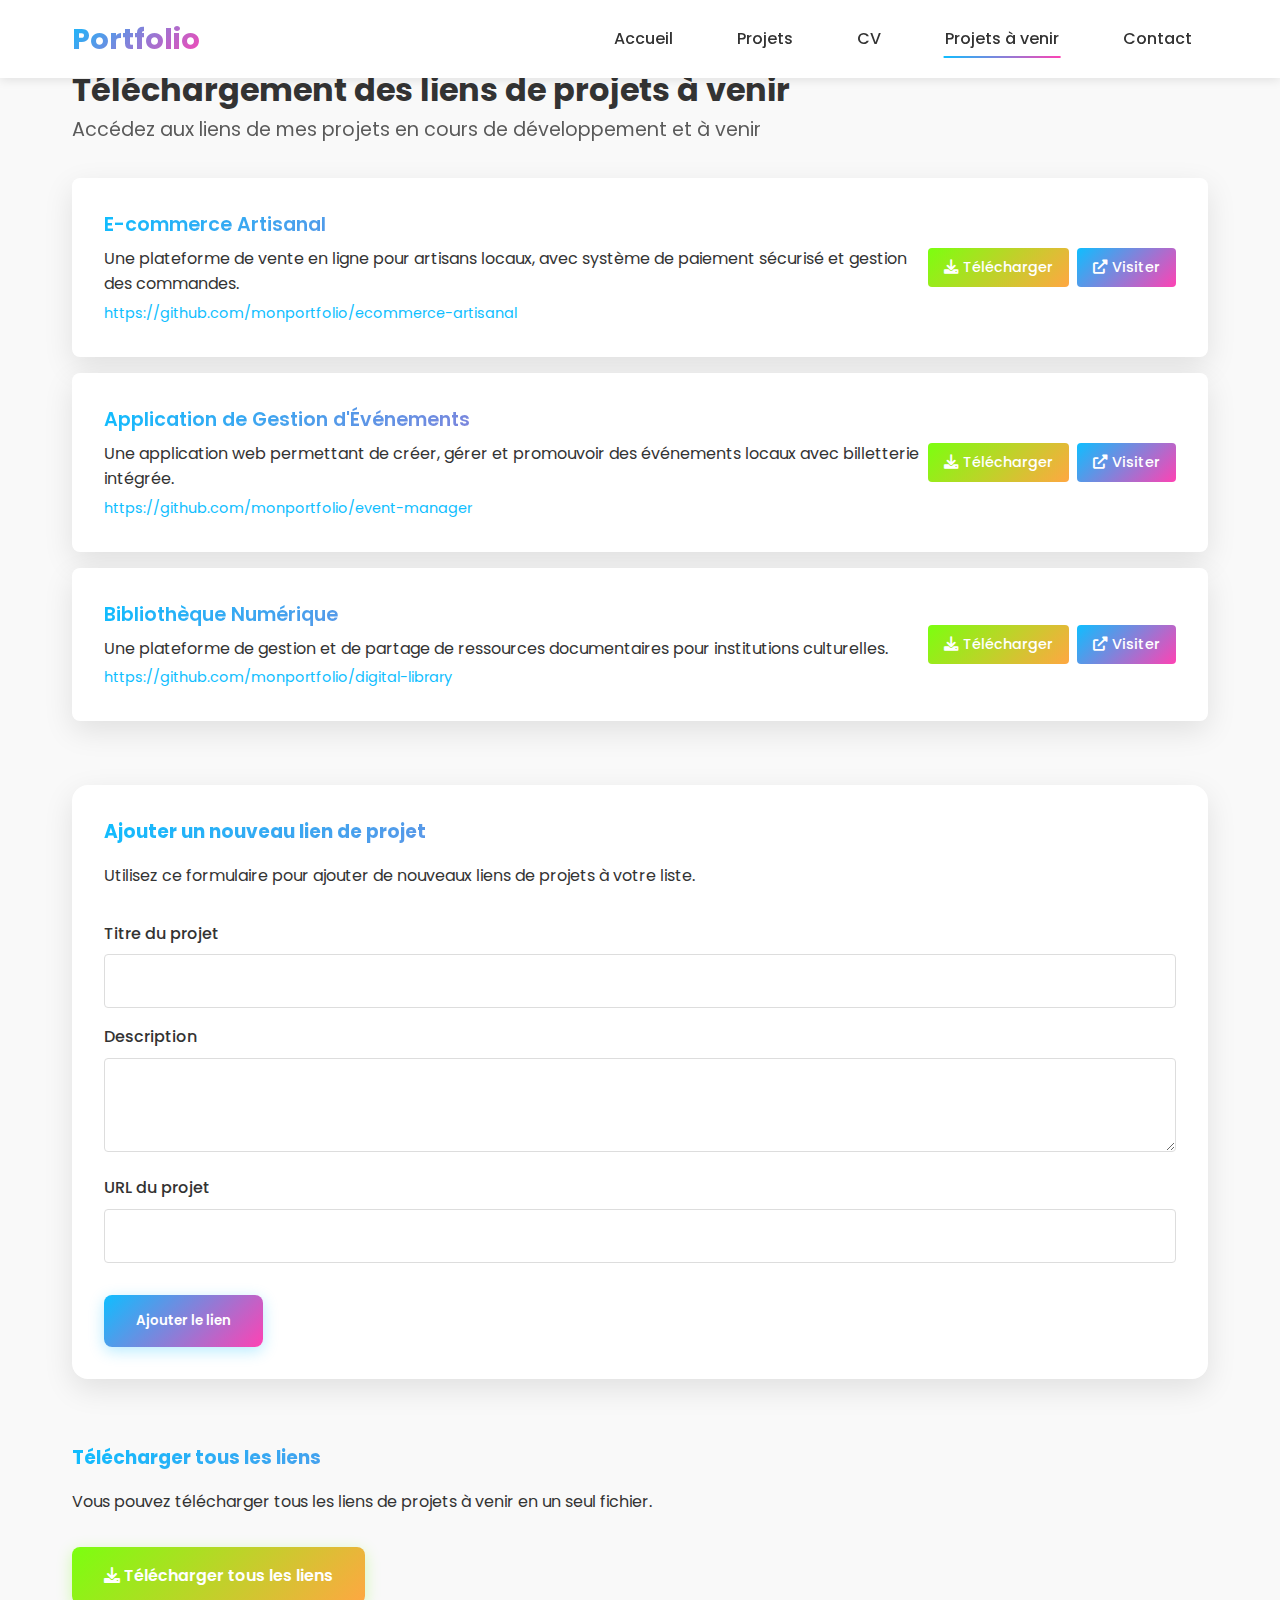
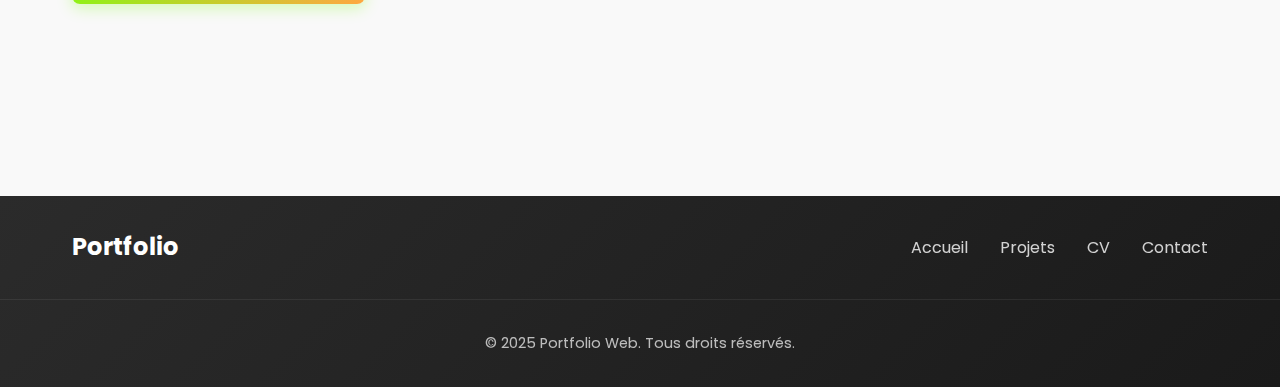
<file: projects/future-projects.html>
<!DOCTYPE html>
<html lang="fr">
<head>
    <meta charset="UTF-8">
    <meta name="viewport" content="width=device-width, initial-scale=1.0">
    <title>Projets à venir - Téléchargement des liens</title>
    <link rel="stylesheet" href="../css/styles.css">
    <link rel="stylesheet" href="https://cdnjs.cloudflare.com/ajax/libs/font-awesome/6.0.0/css/all.min.css">
    <link href="https://fonts.googleapis.com/css2?family=Poppins:wght@300;400;500;600;700&family=Montserrat:wght@400;500;600;700&display=swap" rel="stylesheet">
    <style>
        .projects-list {
            margin-top: var(--spacing-md);
        }
        
        .project-link-item {
            background: white;
            border-radius: var(--border-radius-md);
            padding: var(--spacing-md);
            margin-bottom: var(--spacing-sm);
            box-shadow: var(--box-shadow);
            display: flex;
            align-items: center;
            justify-content: space-between;
            transition: var(--transition-fast);
        }
        
        .project-link-item:hover {
            transform: translateY(-3px);
            box-shadow: var(--box-shadow-hover);
        }
        
        .project-link-info {
            flex: 1;
        }
        
        .project-link-title {
            font-size: 1.2rem;
            font-weight: 600;
            margin-bottom: 5px;
            background: var(--gradient-primary);
            -webkit-background-clip: text;
            background-clip: text;
            color: transparent;
        }
        
        .project-link-description {
            color: var(--color-text-dark);
            margin-bottom: 5px;
        }
        
        .project-link-url {
            color: #0ebeff;
            font-size: 0.9rem;
            word-break: break-all;
        }
        
        .project-link-actions {
            display: flex;
            gap: var(--spacing-xs);
        }
        
        .project-link-button {
            padding: var(--spacing-xs) var(--spacing-sm);
            border-radius: var(--border-radius-sm);
            font-size: 0.9rem;
            font-weight: 500;
            transition: var(--transition-fast);
            display: flex;
            align-items: center;
            gap: 5px;
        }
        
        .project-link-button.download {
            background: var(--gradient-secondary);
            color: white;
        }
        
        .project-link-button.visit {
            background: var(--gradient-primary);
            color: white;
        }
        
        .project-link-button:hover {
            transform: translateY(-2px);
        }
        
        .add-link-form {
            margin-top: var(--spacing-lg);
            background: white;
            border-radius: var(--border-radius-lg);
            padding: var(--spacing-md);
            box-shadow: var(--box-shadow);
        }
    </style>
</head>
<body>
    <!-- Header -->
    <header class="header">
        <div class="container nav-container">
            <a href="../index.html" class="logo">Portfolio</a>
            <nav>
                <ul class="nav-menu">
                    <li class="nav-item"><a href="../index.html" class="nav-link">Accueil</a></li>
                    <li class="nav-item"><a href="../index.html#projects" class="nav-link">Projets</a></li>
                    <li class="nav-item"><a href="../index.html#cv" class="nav-link">CV</a></li>
                    <li class="nav-item"><a href="../index.html#future-projects" class="nav-link active">Projets à venir</a></li>
                    <li class="nav-item"><a href="../index.html#contact" class="nav-link">Contact</a></li>
                </ul>
                <div class="hamburger">
                    <span class="bar"></span>
                    <span class="bar"></span>
                    <span class="bar"></span>
                </div>
            </nav>
        </div>
    </header>

    <!-- Main Content -->
    <main>
        <section class="section">
            <div class="container">
                <div class="section-title">
                    <h1>Téléchargement des liens de projets à venir</h1>
                    <p>Accédez aux liens de mes projets en cours de développement et à venir</p>
                </div>
                
                <div class="projects-list">
                    <!-- Projet 1 -->
                    <div class="project-link-item">
                        <div class="project-link-info">
                            <h3 class="project-link-title">E-commerce Artisanal</h3>
                            <p class="project-link-description">Une plateforme de vente en ligne pour artisans locaux, avec système de paiement sécurisé et gestion des commandes.</p>
                            <p class="project-link-url">https://github.com/monportfolio/ecommerce-artisanal</p>
                        </div>
                        <div class="project-link-actions">
                            <a href="downloads/ecommerce-artisanal.txt" download class="project-link-button download">
                                <i class="fas fa-download"></i> Télécharger
                            </a>
                            <a href="https://github.com/monportfolio/ecommerce-artisanal" target="_blank" class="project-link-button visit">
                                <i class="fas fa-external-link-alt"></i> Visiter
                            </a>
                        </div>
                    </div>
                    
                    <!-- Projet 2 -->
                    <div class="project-link-item">
                        <div class="project-link-info">
                            <h3 class="project-link-title">Application de Gestion d'Événements</h3>
                            <p class="project-link-description">Une application web permettant de créer, gérer et promouvoir des événements locaux avec billetterie intégrée.</p>
                            <p class="project-link-url">https://github.com/monportfolio/event-manager</p>
                        </div>
                        <div class="project-link-actions">
                            <a href="downloads/event-manager.txt" download class="project-link-button download">
                                <i class="fas fa-download"></i> Télécharger
                            </a>
                            <a href="https://github.com/monportfolio/event-manager" target="_blank" class="project-link-button visit">
                                <i class="fas fa-external-link-alt"></i> Visiter
                            </a>
                        </div>
                    </div>
                    
                    <!-- Projet 3 -->
                    <div class="project-link-item">
                        <div class="project-link-info">
                            <h3 class="project-link-title">Bibliothèque Numérique</h3>
                            <p class="project-link-description">Une plateforme de gestion et de partage de ressources documentaires pour institutions culturelles.</p>
                            <p class="project-link-url">https://github.com/monportfolio/digital-library</p>
                        </div>
                        <div class="project-link-actions">
                            <a href="downloads/digital-library.txt" download class="project-link-button download">
                                <i class="fas fa-download"></i> Télécharger
                            </a>
                            <a href="https://github.com/monportfolio/digital-library" target="_blank" class="project-link-button visit">
                                <i class="fas fa-external-link-alt"></i> Visiter
                            </a>
                        </div>
                    </div>
                </div>
                
                <div class="add-link-form">
                    <h3 class="text-gradient-primary mb-2">Ajouter un nouveau lien de projet</h3>
                    <p class="mb-3">Utilisez ce formulaire pour ajouter de nouveaux liens de projets à votre liste.</p>
                    <form id="add-link-form">
                        <div class="form-group">
                            <label for="link-title" class="form-label">Titre du projet</label>
                            <input type="text" id="link-title" class="form-control" required>
                        </div>
                        <div class="form-group">
                            <label for="link-description" class="form-label">Description</label>
                            <textarea id="link-description" class="form-control" rows="3" required></textarea>
                        </div>
                        <div class="form-group">
                            <label for="link-url" class="form-label">URL du projet</label>
                            <input type="url" id="link-url" class="form-control" required>
                        </div>
                        <button type="submit" class="btn btn-primary mt-2">Ajouter le lien</button>
                    </form>
                </div>
                
                <div class="mt-4">
                    <h3 class="text-gradient-primary mb-2">Télécharger tous les liens</h3>
                    <p class="mb-3">Vous pouvez télécharger tous les liens de projets à venir en un seul fichier.</p>
                    <a href="downloads/all-projects.txt" download class="btn btn-secondary">
                        <i class="fas fa-download"></i> Télécharger tous les liens
                    </a>
                </div>
            </div>
        </section>
    </main>

    <!-- Footer -->
    <footer class="footer">
        <div class="container footer-container">
            <div class="footer-logo">Portfolio</div>
            <ul class="footer-links">
                <li class="footer-link"><a href="../index.html">Accueil</a></li>
                <li class="footer-link"><a href="../index.html#projects">Projets</a></li>
                <li class="footer-link"><a href="../index.html#cv">CV</a></li>
                <li class="footer-link"><a href="../index.html#contact">Contact</a></li>
            </ul>
        </div>
        <div class="copyright">
            <p>&copy; 2025 Portfolio Web. Tous droits réservés.</p>
        </div>
    </footer>

    <script src="../js/script.js"></script>
    <script>
        document.addEventListener('DOMContentLoaded', function() {
            const addLinkForm = document.getElementById('add-link-form');
            const projectsList = document.querySelector('.projects-list');
            
            if (addLinkForm && projectsList) {
                addLinkForm.addEventListener('submit', function(e) {
                    e.preventDefault();
                    
                    const linkTitle = document.getElementById('link-title').value;
                    const linkDescription = document.getElementById('link-description').value;
                    const linkUrl = document.getElementById('link-url').value;
                    
                    if (linkTitle && linkDescription && linkUrl) {
                        // Create new project link item
                        const newLinkItem = document.createElement('div');
                        newLinkItem.className = 'project-link-item';
                        
                        newLinkItem.innerHTML = `
                            <div class="project-link-info">
                                <h3 class="project-link-title">${linkTitle}</h3>
                                <p class="project-link-description">${linkDescription}</p>
                                <p class="project-link-url">${linkUrl}</p>
                            </div>
                            <div class="project-link-actions">
                                <a href="#" class="project-link-button download">
                                    <i class="fas fa-download"></i> Télécharger
                                </a>
                                <a href="${linkUrl}" target="_blank" class="project-link-button visit">
                                    <i class="fas fa-external-link-alt"></i> Visiter
                                </a>
                            </div>
                        `;
                        
                        projectsList.appendChild(newLinkItem);
                        addLinkForm.reset();
                        
                        // Show success message
                        const formMessage = document.createElement('div');
                        formMessage.className = 'form-message success';
                        formMessage.textContent = 'Lien ajouté avec succès!';
                        
                        addLinkForm.appendChild(formMessage);
                        
                        setTimeout(() => {
                            formMessage.remove();
                        }, 5000);
                        
                        // In a real application, this would also save the link to a database or file
                        console.log('Nouveau lien ajouté:', { title: linkTitle, description: linkDescription, url: linkUrl });
                    }
                });
            }
        });
    </script>
</body>
</html>
</file>
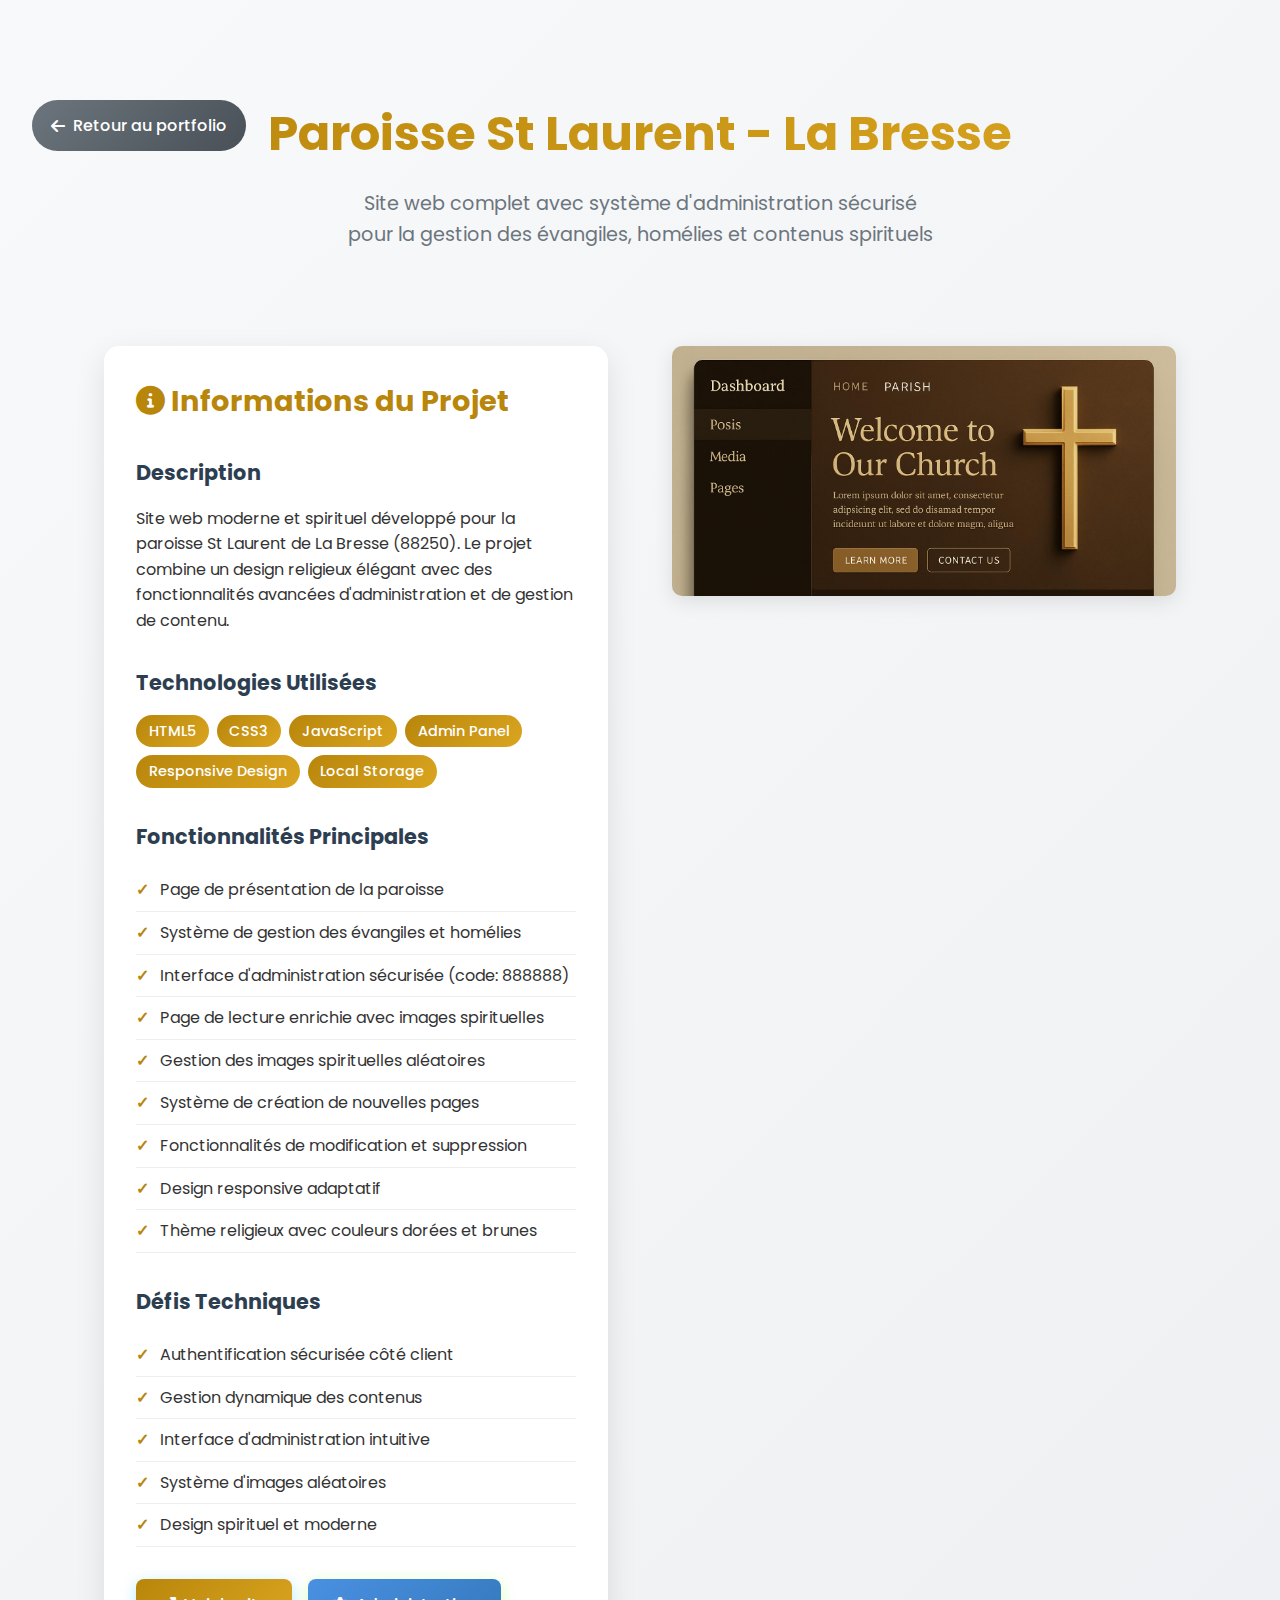
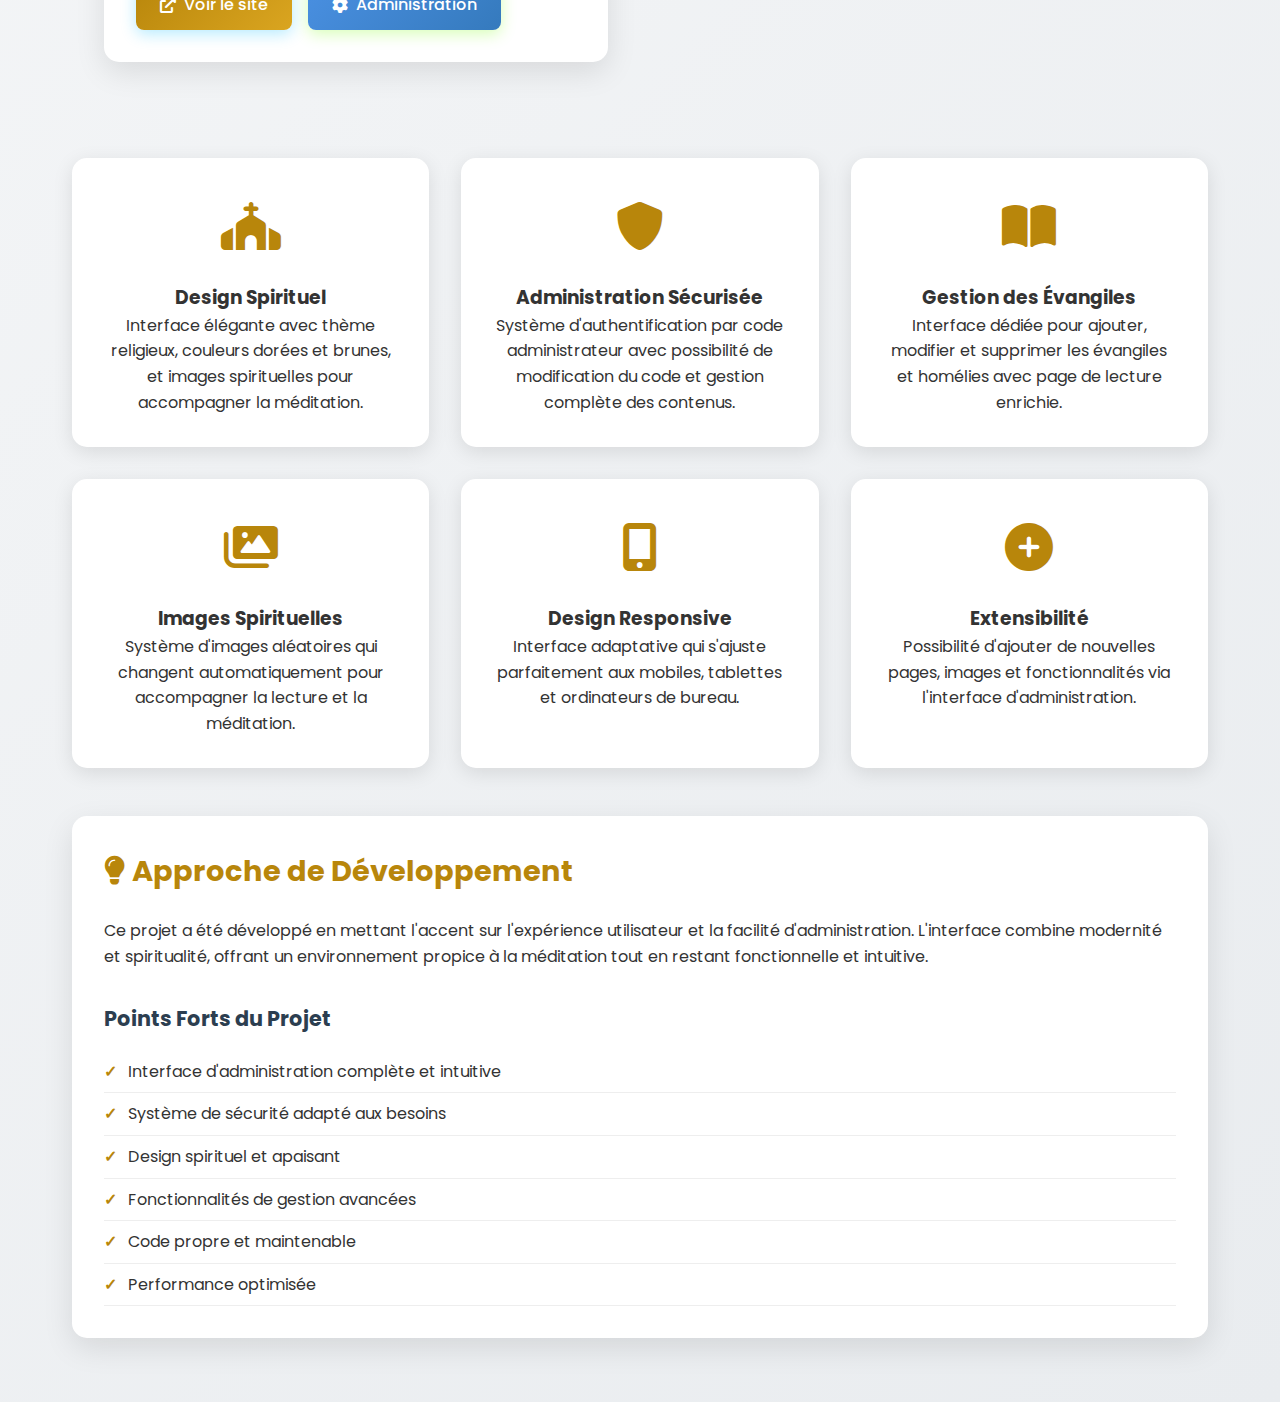
<file: projects/paroisse-details.html>
<!DOCTYPE html>
<html lang="fr">
  <head>
    <meta charset="UTF-8" />
    <meta name="viewport" content="width=device-width, initial-scale=1.0" />
    <title>Paroisse St Laurent - Détails du Projet | Portfolio</title>
    <link rel="stylesheet" href="../css/styles.css" />
    <link
      rel="stylesheet"
      href="https://cdnjs.cloudflare.com/ajax/libs/font-awesome/6.0.0/css/all.min.css"
    />
    <link
      href="https://fonts.googleapis.com/css2?family=Poppins:wght@300;400;500;600;700&family=Montserrat:wght@400;500;600;700&display=swap"
      rel="stylesheet"
    />
    <style>
      .project-detail {
        padding: 6rem 0 4rem;
        background: linear-gradient(135deg, #f8f9fa 0%, #e9ecef 100%);
      }

      .project-hero {
        text-align: center;
        margin-bottom: 4rem;
      }

      .project-hero h1 {
        font-size: 3rem;
        color: #2c3e50;
        margin-bottom: 1rem;
        background: linear-gradient(135deg, #b8860b, #daa520);
        -webkit-background-clip: text;
        -webkit-text-fill-color: transparent;
        background-clip: text;
      }

      .project-hero p {
        font-size: 1.2rem;
        color: #6c757d;
        max-width: 600px;
        margin: 0 auto;
      }

      .project-content {
        display: grid;
        grid-template-columns: 1fr 1fr;
        gap: 4rem;
        margin-bottom: 4rem;
      }

      .project-info {
        background: white;
        padding: 2rem;
        border-radius: 15px;
        box-shadow: 0 10px 30px rgba(0, 0, 0, 0.1);
      }

      .project-info h2 {
        color: #b8860b;
        margin-bottom: 1.5rem;
        font-size: 1.8rem;
      }

      .project-info h3 {
        color: #2c3e50;
        margin: 2rem 0 1rem 0;
        font-size: 1.3rem;
      }

      .project-info ul {
        list-style: none;
        padding: 0;
      }

      .project-info li {
        padding: 0.5rem 0;
        border-bottom: 1px solid #eee;
        position: relative;
        padding-left: 1.5rem;
      }

      .project-info li:before {
        content: "✓";
        position: absolute;
        left: 0;
        color: #b8860b;
        font-weight: bold;
      }

      .project-tech {
        display: flex;
        flex-wrap: wrap;
        gap: 0.5rem;
        margin: 1rem 0;
      }

      .tech-tag {
        background: linear-gradient(135deg, #b8860b, #daa520);
        color: white;
        padding: 0.3rem 0.8rem;
        border-radius: 20px;
        font-size: 0.9rem;
        font-weight: 500;
      }

      .project-links {
        display: flex;
        gap: 1rem;
        margin-top: 2rem;
      }

      .project-btn {
        padding: 0.8rem 1.5rem;
        border-radius: 8px;
        text-decoration: none;
        font-weight: 500;
        transition: all 0.3s ease;
        display: inline-flex;
        align-items: center;
        gap: 0.5rem;
      }

      .btn-primary {
        background: linear-gradient(135deg, #b8860b, #daa520);
        color: white;
      }

      .btn-secondary {
        background: linear-gradient(135deg, #4a90e2, #357abd);
        color: white;
      }

      .project-btn:hover {
        transform: translateY(-2px);
        box-shadow: 0 5px 15px rgba(0, 0, 0, 0.2);
      }

      .project-images {
        display: grid;
        gap: 1rem;
      }

      .project-image {
        border-radius: 10px;
        overflow: hidden;
        box-shadow: 0 5px 20px rgba(0, 0, 0, 0.1);
      }

      .project-image img {
        width: 100%;
        height: auto;
        transition: transform 0.3s ease;
      }

      .project-image:hover img {
        transform: scale(1.05);
      }

      .features-grid {
        display: grid;
        grid-template-columns: repeat(auto-fit, minmax(300px, 1fr));
        gap: 2rem;
        margin: 3rem 0;
      }

      .feature-card {
        background: white;
        padding: 2rem;
        border-radius: 15px;
        box-shadow: 0 5px 20px rgba(0, 0, 0, 0.1);
        text-align: center;
        transition: transform 0.3s ease;
      }

      .feature-card:hover {
        transform: translateY(-5px);
      }

      .feature-icon {
        font-size: 3rem;
        color: #b8860b;
        margin-bottom: 1rem;
      }

      .back-btn {
        position: fixed;
        top: 100px;
        left: 2rem;
        background: linear-gradient(135deg, #6c757d, #495057);
        color: white;
        padding: 0.8rem 1.2rem;
        border-radius: 50px;
        text-decoration: none;
        font-weight: 500;
        transition: all 0.3s ease;
        z-index: 1000;
        display: flex;
        align-items: center;
        gap: 0.5rem;
      }

      .back-btn:hover {
        transform: translateX(-5px);
        box-shadow: 0 5px 15px rgba(0, 0, 0, 0.2);
      }

      @media (max-width: 768px) {
        .project-content {
          grid-template-columns: 1fr;
          gap: 2rem;
        }

        .project-hero h1 {
          font-size: 2rem;
        }

        .back-btn {
          position: relative;
          top: auto;
          left: auto;
          margin-bottom: 2rem;
          align-self: flex-start;
        }

        .features-grid {
          grid-template-columns: 1fr;
        }
      }
    </style>
  </head>
  <body>
    <a href="../index.html" class="back-btn">
      <i class="fas fa-arrow-left"></i>
      Retour au portfolio
    </a>

    <section class="project-detail">
      <div class="container">
        <div class="project-hero">
          <h1>Paroisse St Laurent - La Bresse</h1>
          <p>
            Site web complet avec système d'administration sécurisé pour la
            gestion des évangiles, homélies et contenus spirituels
          </p>
        </div>

        <div class="project-content">
          <div class="project-info">
            <h2><i class="fas fa-info-circle"></i> Informations du Projet</h2>

            <h3>Description</h3>
            <p>
              Site web moderne et spirituel développé pour la paroisse St
              Laurent de La Bresse (88250). Le projet combine un design
              religieux élégant avec des fonctionnalités avancées
              d'administration et de gestion de contenu.
            </p>

            <h3>Technologies Utilisées</h3>
            <div class="project-tech">
              <span class="tech-tag">HTML5</span>
              <span class="tech-tag">CSS3</span>
              <span class="tech-tag">JavaScript</span>
              <span class="tech-tag">Admin Panel</span>
              <span class="tech-tag">Responsive Design</span>
              <span class="tech-tag">Local Storage</span>
            </div>

            <h3>Fonctionnalités Principales</h3>
            <ul>
              <li>Page de présentation de la paroisse</li>
              <li>Système de gestion des évangiles et homélies</li>
              <li>Interface d'administration sécurisée (code: 888888)</li>
              <li>Page de lecture enrichie avec images spirituelles</li>
              <li>Gestion des images spirituelles aléatoires</li>
              <li>Système de création de nouvelles pages</li>
              <li>Fonctionnalités de modification et suppression</li>
              <li>Design responsive adaptatif</li>
              <li>Thème religieux avec couleurs dorées et brunes</li>
            </ul>

            <h3>Défis Techniques</h3>
            <ul>
              <li>Authentification sécurisée côté client</li>
              <li>Gestion dynamique des contenus</li>
              <li>Interface d'administration intuitive</li>
              <li>Système d'images aléatoires</li>
              <li>Design spirituel et moderne</li>
            </ul>

            <div class="project-links">
              <a
                href="https://paroisse-st-laurent.netlify.app/"
                target="_blank"
                class="project-btn btn-primary"
              >
                <i class="fas fa-external-link-alt"></i>
                Voir le site
              </a>
              <a
                href="../../paroisse_st_laurent/admin/index.html"
                target="_blank"
                class="project-btn btn-secondary"
              >
                <i class="fas fa-cog"></i>
                Administration
              </a>
            </div>
          </div>

          <div class="project-images">
            <div class="project-image">
              <img
                src="../images/projects/paroisse-st-laurent.jpg"
                alt="Page d'accueil Paroisse St Laurent"
              />
            </div>
          </div>
        </div>

        <div class="features-grid">
          <div class="feature-card">
            <div class="feature-icon">
              <i class="fas fa-church"></i>
            </div>
            <h3>Design Spirituel</h3>
            <p>
              Interface élégante avec thème religieux, couleurs dorées et
              brunes, et images spirituelles pour accompagner la méditation.
            </p>
          </div>

          <div class="feature-card">
            <div class="feature-icon">
              <i class="fas fa-shield-alt"></i>
            </div>
            <h3>Administration Sécurisée</h3>
            <p>
              Système d'authentification par code administrateur avec
              possibilité de modification du code et gestion complète des
              contenus.
            </p>
          </div>

          <div class="feature-card">
            <div class="feature-icon">
              <i class="fas fa-book-open"></i>
            </div>
            <h3>Gestion des Évangiles</h3>
            <p>
              Interface dédiée pour ajouter, modifier et supprimer les évangiles
              et homélies avec page de lecture enrichie.
            </p>
          </div>

          <div class="feature-card">
            <div class="feature-icon">
              <i class="fas fa-images"></i>
            </div>
            <h3>Images Spirituelles</h3>
            <p>
              Système d'images aléatoires qui changent automatiquement pour
              accompagner la lecture et la méditation.
            </p>
          </div>

          <div class="feature-card">
            <div class="feature-icon">
              <i class="fas fa-mobile-alt"></i>
            </div>
            <h3>Design Responsive</h3>
            <p>
              Interface adaptative qui s'ajuste parfaitement aux mobiles,
              tablettes et ordinateurs de bureau.
            </p>
          </div>

          <div class="feature-card">
            <div class="feature-icon">
              <i class="fas fa-plus-circle"></i>
            </div>
            <h3>Extensibilité</h3>
            <p>
              Possibilité d'ajouter de nouvelles pages, images et
              fonctionnalités via l'interface d'administration.
            </p>
          </div>
        </div>

        <div class="project-info">
          <h2><i class="fas fa-lightbulb"></i> Approche de Développement</h2>
          <p>
            Ce projet a été développé en mettant l'accent sur l'expérience
            utilisateur et la facilité d'administration. L'interface combine
            modernité et spiritualité, offrant un environnement propice à la
            méditation tout en restant fonctionnelle et intuitive.
          </p>

          <h3>Points Forts du Projet</h3>
          <ul>
            <li>Interface d'administration complète et intuitive</li>
            <li>Système de sécurité adapté aux besoins</li>
            <li>Design spirituel et apaisant</li>
            <li>Fonctionnalités de gestion avancées</li>
            <li>Code propre et maintenable</li>
            <li>Performance optimisée</li>
          </ul>
        </div>
      </div>
    </section>

    <script src="../js/script.js"></script>
  </body>
</html>
</file>
<file: css/styles.css>
/* Variables globales */
:root {
    --gradient-primary: linear-gradient(135deg, #0ebeff, #ff42b3);
    --gradient-secondary: linear-gradient(135deg, #7bff0f, #ffa742);
    --gradient-dark: linear-gradient(135deg, #2b2b2b, #1a1a1a);
    --gradient-light: linear-gradient(135deg, #ffffff, #f0f0f0);
    
    --color-text-dark: #333333;
    --color-text-light: #ffffff;
    --color-background: #f9f9f9;
    --color-accent: #ff42b3;
    --color-accent-secondary: #ffa742;
    
    --font-primary: 'Poppins', sans-serif;
    --font-secondary: 'Montserrat', sans-serif;
    
    --spacing-xs: 0.5rem;
    --spacing-sm: 1rem;
    --spacing-md: 2rem;
    --spacing-lg: 4rem;
    --spacing-xl: 8rem;
    
    --border-radius-sm: 4px;
    --border-radius-md: 8px;
    --border-radius-lg: 16px;
    --border-radius-xl: 24px;
    
    --box-shadow: 0 10px 30px rgba(0, 0, 0, 0.1);
    --box-shadow-hover: 0 15px 35px rgba(0, 0, 0, 0.15);
    
    --transition-fast: all 0.3s ease;
    --transition-medium: all 0.5s ease;
    --transition-slow: all 0.8s ease;
}

/* Reset et base */
* {
    margin: 0;
    padding: 0;
    box-sizing: border-box;
}

html {
    font-size: 16px;
    scroll-behavior: smooth;
}

body {
    font-family: var(--font-primary);
    line-height: 1.6;
    color: var(--color-text-dark);
    background-color: var(--color-background);
    overflow-x: hidden;
}

a {
    text-decoration: none;
    color: inherit;
    transition: var(--transition-fast);
}

ul, ol {
    list-style: none;
}

img {
    max-width: 100%;
    height: auto;
    display: block;
}

button, .btn {
    cursor: pointer;
    font-family: var(--font-primary);
    border: none;
    outline: none;
    transition: var(--transition-fast);
}

/* Conteneurs */
.container {
    width: 100%;
    max-width: 1200px;
    margin: 0 auto;
    padding: 0 var(--spacing-md);
}

.section {
    padding: var(--spacing-lg) 0;
}

/* Header et Navigation */
.header {
    position: fixed;
    top: 0;
    left: 0;
    width: 100%;
    z-index: 1000;
    transition: var(--transition-fast);
    padding: var(--spacing-sm) 0;
    background: rgba(255, 255, 255, 0.95);
    backdrop-filter: blur(10px);
    box-shadow: 0 2px 10px rgba(0, 0, 0, 0.1);
}

.header.scrolled {
    padding: var(--spacing-xs) 0;
    background: rgba(255, 255, 255, 0.98);
}

.nav-container {
    display: flex;
    justify-content: space-between;
    align-items: center;
}

.logo {
    font-size: 1.8rem;
    font-weight: 700;
    background: var(--gradient-primary);
    -webkit-background-clip: text;
    background-clip: text;
    color: transparent;
    transition: var(--transition-fast);
}

.logo:hover {
    transform: scale(1.05);
}

.nav-menu {
    display: flex;
    align-items: center;
    gap: var(--spacing-md);
}

.nav-item {
    position: relative;
}

.nav-link {
    font-size: 1rem;
    font-weight: 500;
    padding: var(--spacing-xs) var(--spacing-sm);
    position: relative;
}

.nav-link::after {
    content: '';
    position: absolute;
    bottom: 0;
    left: 50%;
    transform: translateX(-50%);
    width: 0;
    height: 2px;
    background: var(--gradient-primary);
    transition: var(--transition-fast);
}

.nav-link:hover::after,
.nav-link.active::after {
    width: 80%;
}

.hamburger {
    display: none;
    cursor: pointer;
}

.bar {
    display: block;
    width: 25px;
    height: 3px;
    margin: 5px auto;
    transition: var(--transition-fast);
    background: var(--gradient-primary);
}

/* Hero Section */
.hero {
    height: 100vh;
    display: flex;
    align-items: center;
    position: relative;
    overflow: hidden;
    background-color: var(--color-background);
}

.hero::before {
    content: '';
    position: absolute;
    top: 0;
    left: 0;
    width: 100%;
    height: 100%;
    background: var(--gradient-primary);
    opacity: 0.05;
    z-index: 1;
}

.hero-content {
    position: relative;
    z-index: 2;
    max-width: 800px;
}

.hero h1 {
    font-size: 4rem;
    font-weight: 700;
    margin-bottom: var(--spacing-md);
    line-height: 1.2;
    background: var(--gradient-primary);
    -webkit-background-clip: text;
    background-clip: text;
    color: transparent;
}

.hero p {
    font-size: 1.5rem;
    margin-bottom: var(--spacing-md);
    color: var(--color-text-dark);
    max-width: 600px;
}

.hero-buttons {
    display: flex;
    gap: var(--spacing-sm);
    margin-top: var(--spacing-md);
}

.btn {
    display: inline-block;
    padding: var(--spacing-sm) var(--spacing-md);
    border-radius: var(--border-radius-md);
    font-weight: 600;
    text-align: center;
    transition: var(--transition-fast);
}

.btn-primary {
    background: var(--gradient-primary);
    color: var(--color-text-light);
    box-shadow: 0 4px 15px rgba(14, 190, 255, 0.3);
}

.btn-primary:hover {
    transform: translateY(-3px);
    box-shadow: 0 8px 25px rgba(14, 190, 255, 0.4);
}

.btn-secondary {
    background: var(--gradient-secondary);
    color: var(--color-text-light);
    box-shadow: 0 4px 15px rgba(123, 255, 15, 0.3);
}

.btn-secondary:hover {
    transform: translateY(-3px);
    box-shadow: 0 8px 25px rgba(123, 255, 15, 0.4);
}

.btn-outline {
    background: transparent;
    border: 2px solid;
    border-image: var(--gradient-primary);
    border-image-slice: 1;
    color: var(--color-text-dark);
}

.btn-outline:hover {
    background: var(--gradient-primary);
    color: var(--color-text-light);
    transform: translateY(-3px);
}

/* About Section */
.about-section {
    position: relative;
    overflow: hidden;
}

.about-content {
    display: flex;
    align-items: center;
    gap: var(--spacing-lg);
}

.about-image {
    flex: 1;
    position: relative;
    border-radius: var(--border-radius-lg);
    overflow: hidden;
    box-shadow: var(--box-shadow);
}

.about-image::before {
    content: '';
    position: absolute;
    top: -10px;
    left: -10px;
    right: 10px;
    bottom: 10px;
    border-radius: var(--border-radius-lg);
    background: var(--gradient-secondary);
    z-index: -1;
}

.about-image img {
    width: 100%;
    height: 100%;
    object-fit: cover;
    border-radius: var(--border-radius-lg);
    transition: var(--transition-medium);
}

.about-image:hover img {
    transform: scale(1.05);
}

.about-text {
    flex: 1;
}

.section-title {
    margin-bottom: var(--spacing-md);
    position: relative;
}

.section-title h2 {
    font-size: 2.5rem;
    font-weight: 700;
    margin-bottom: var(--spacing-xs);
    background: var(--gradient-primary);
    -webkit-background-clip: text;
    background-clip: text;
    color: transparent;
}

.section-title p {
    font-size: 1.2rem;
    color: var(--color-text-dark);
    opacity: 0.8;
}

/* Projects Section */
.projects-section {
    position: relative;
    background-color: #f5f5f5;
}

.projects-grid {
    display: grid;
    grid-template-columns: repeat(auto-fill, minmax(350px, 1fr));
    gap: var(--spacing-md);
    margin-top: var(--spacing-md);
}

.project-card {
    background: white;
    border-radius: var(--border-radius-lg);
    overflow: hidden;
    box-shadow: var(--box-shadow);
    transition: var(--transition-fast);
    position: relative;
    height: 100%;
    display: flex;
    flex-direction: column;
}

.project-card:hover {
    transform: translateY(-10px);
    box-shadow: var(--box-shadow-hover);
}

.project-image {
    width: 100%;
    height: 250px;
    overflow: hidden;
    position: relative;
}

.project-image img {
    width: 100%;
    height: 100%;
    object-fit: cover;
    transition: var(--transition-medium);
}

.project-card:hover .project-image img {
    transform: scale(1.1);
}

.project-overlay {
    position: absolute;
    top: 0;
    left: 0;
    width: 100%;
    height: 100%;
    background: linear-gradient(to bottom, rgba(0,0,0,0) 0%, rgba(0,0,0,0.7) 100%);
    display: flex;
    align-items: flex-end;
    padding: var(--spacing-md);
    color: white;
    opacity: 0;
    transition: var(--transition-fast);
}

.project-card:hover .project-overlay {
    opacity: 1;
}

.project-content {
    padding: var(--spacing-md);
    flex-grow: 1;
    display: flex;
    flex-direction: column;
}

.project-title {
    font-size: 1.5rem;
    font-weight: 600;
    margin-bottom: var(--spacing-xs);
    background: var(--gradient-primary);
    -webkit-background-clip: text;
    background-clip: text;
    color: transparent;
}

.project-description {
    margin-bottom: var(--spacing-sm);
    color: var(--color-text-dark);
    flex-grow: 1;
}

.project-tags {
    display: flex;
    flex-wrap: wrap;
    gap: var(--spacing-xs);
    margin-bottom: var(--spacing-sm);
}

.project-tag {
    padding: 4px 12px;
    border-radius: 20px;
    font-size: 0.8rem;
    font-weight: 500;
    background: var(--gradient-light);
    color: var(--color-text-dark);
}

.project-links {
    display: flex;
    gap: var(--spacing-sm);
    margin-top: auto;
}

.project-link {
    padding: var(--spacing-xs) var(--spacing-sm);
    border-radius: var(--border-radius-sm);
    font-size: 0.9rem;
    font-weight: 500;
    transition: var(--transition-fast);
}

.project-link.view {
    background: var(--gradient-primary);
    color: white;
}

.project-link.code {
    background: var(--gradient-secondary);
    color: white;
}

.project-link:hover {
    transform: translateY(-3px);
}

/* CV Section */
.cv-section {
    position: relative;
    overflow: hidden;
}

.cv-container {
    display: flex;
    gap: var(--spacing-lg);
    align-items: flex-start;
}

.cv-preview {
    flex: 1;
    border-radius: var(--border-radius-lg);
    overflow: hidden;
    box-shadow: var(--box-shadow);
    position: relative;
    background: white;
    padding: var(--spacing-md);
    max-height: 600px;
    overflow-y: auto;
}

.cv-preview::before {
    content: '';
    position: absolute;
    top: -5px;
    left: -5px;
    right: 5px;
    bottom: 5px;
    border-radius: var(--border-radius-lg);
    background: var(--gradient-primary);
    z-index: -1;
}

.cv-download {
    flex: 1;
    padding: var(--spacing-md);
}

.cv-download h3 {
    font-size: 1.8rem;
    margin-bottom: var(--spacing-sm);
    background: var(--gradient-primary);
    -webkit-background-clip: text;
    background-clip: text;
    color: transparent;
}

.cv-download p {
    margin-bottom: var(--spacing-md);
}

.download-options {
    display: flex;
    flex-direction: column;
    gap: var(--spacing-sm);
}

.download-option {
    display: flex;
    align-items: center;
    gap: var(--spacing-sm);
    padding: var(--spacing-sm);
    border-radius: var(--border-radius-md);
    background: white;
    box-shadow: var(--box-shadow);
    transition: var(--transition-fast);
}

.download-option:hover {
    transform: translateY(-3px);
    box-shadow: var(--box-shadow-hover);
}

.download-icon {
    width: 40px;
    height: 40px;
    display: flex;
    align-items: center;
    justify-content: center;
    border-radius: 50%;
    background: var(--gradient-primary);
    color: white;
    font-size: 1.2rem;
}

.download-info {
    flex: 1;
}

.download-info h4 {
    font-size: 1.1rem;
    margin-bottom: 2px;
}

.download-info p {
    font-size: 0.9rem;
    margin: 0;
    opacity: 0.7;
}

.download-button {
    padding: var(--spacing-xs) var(--spacing-sm);
    border-radius: var(--border-radius-sm);
    background: var(--gradient-secondary);
    color: white;
    font-weight: 500;
    transition: var(--transition-fast);
}

.download-button:hover {
    transform: translateY(-2px);
}

/* Future Projects Section */
.future-projects {
    background-color: #f5f5f5;
    position: relative;
}

.future-projects-container {
    display: flex;
    flex-direction: column;
    gap: var(--spacing-md);
}

.future-project-card {
    background: white;
    border-radius: var(--border-radius-lg);
    padding: var(--spacing-md);
    box-shadow: var(--box-shadow);
    transition: var(--transition-fast);
    display: flex;
    align-items: center;
    gap: var(--spacing-md);
}

.future-project-card:hover {
    transform: translateY(-5px);
    box-shadow: var(--box-shadow-hover);
}

.future-project-icon {
    width: 60px;
    height: 60px;
    display: flex;
    align-items: center;
    justify-content: center;
    border-radius: 50%;
    background: var(--gradient-primary);
    color: white;
    font-size: 1.5rem;
}

.future-project-content {
    flex: 1;
}

.future-project-title {
    font-size: 1.3rem;
    font-weight: 600;
    margin-bottom: var(--spacing-xs);
}

.future-project-description {
    margin-bottom: var(--spacing-xs);
    color: var(--color-text-dark);
    opacity: 0.8;
}

.future-project-status {
    display: inline-block;
    padding: 4px 12px;
    border-radius: 20px;
    font-size: 0.8rem;
    font-weight: 500;
    background: var(--gradient-secondary);
    color: white;
}

.add-project-form {
    margin-top: var(--spacing-lg);
    background: white;
    border-radius: var(--border-radius-lg);
    padding: var(--spacing-md);
    box-shadow: var(--box-shadow);
}

.form-group {
    margin-bottom: var(--spacing-sm);
}

.form-label {
    display: block;
    margin-bottom: var(--spacing-xs);
    font-weight: 500;
}

.form-control {
    width: 100%;
    padding: var(--spacing-sm);
    border: 1px solid #ddd;
    border-radius: var(--border-radius-sm);
    font-family: var(--font-primary);
    transition: var(--transition-fast);
}

.form-control:focus {
    outline: none;
    border-color: #0ebeff;
    box-shadow: 0 0 0 3px rgba(14, 190, 255, 0.2);
}

/* Contact Section */
.contact-section {
    position: relative;
}

.contact-container {
    display: flex;
    gap: var(--spacing-lg);
}

.contact-info {
    flex: 1;
}

.contact-detail {
    display: flex;
    align-items: center;
    gap: var(--spacing-sm);
    margin-bottom: var(--spacing-sm);
}

.contact-icon {
    width: 40px;
    height: 40px;
    display: flex;
    align-items: center;
    justify-content: center;
    border-radius: 50%;
    background: var(--gradient-primary);
    color: white;
    font-size: 1.2rem;
}

.social-links {
    display: flex;
    gap: var(--spacing-sm);
    margin-top: var(--spacing-md);
}

.social-link {
    width: 40px;
    height: 40px;
    display: flex;
    align-items: center;
    justify-content: center;
    border-radius: 50%;
    background: var(--gradient-primary);
    color: white;
    font-size: 1.2rem;
    transition: var(--transition-fast);
}

.social-link:hover {
    transform: translateY(-3px) scale(1.1);
}

.contact-form {
    flex: 1;
    background: white;
    border-radius: var(--border-radius-lg);
    padding: var(--spacing-md);
    box-shadow: var(--box-shadow);
}

/* Footer */
.footer {
    background: var(--gradient-dark);
    color: var(--color-text-light);
    padding: var(--spacing-md) 0;
    margin-top: var(--spacing-xl);
}

.footer-container {
    display: flex;
    justify-content: space-between;
    align-items: center;
}

.footer-logo {
    font-size: 1.5rem;
    font-weight: 700;
}

.footer-links {
    display: flex;
    gap: var(--spacing-md);
}

.footer-link a {
    color: var(--color-text-light);
    opacity: 0.8;
    transition: var(--transition-fast);
}

.footer-link a:hover {
    opacity: 1;
}

.copyright {
    text-align: center;
    margin-top: var(--spacing-md);
    padding-top: var(--spacing-md);
    border-top: 1px solid rgba(255, 255, 255, 0.1);
    font-size: 0.9rem;
    opacity: 0.7;
}

/* Utilities */
.text-gradient-primary {
    background: var(--gradient-primary);
    -webkit-background-clip: text;
    background-clip: text;
    color: transparent;
}

.text-gradient-secondary {
    background: var(--gradient-secondary);
    -webkit-background-clip: text;
    background-clip: text;
    color: transparent;
}

.bg-gradient-primary {
    background: var(--gradient-primary);
}

.bg-gradient-secondary {
    background: var(--gradient-secondary);
}

.mt-1 { margin-top: var(--spacing-xs); }
.mt-2 { margin-top: var(--spacing-sm); }
.mt-3 { margin-top: var(--spacing-md); }
.mt-4 { margin-top: var(--spacing-lg); }

.mb-1 { margin-bottom: var(--spacing-xs); }
.mb-2 { margin-bottom: var(--spacing-sm); }
.mb-3 { margin-bottom: var(--spacing-md); }
.mb-4 { margin-bottom: var(--spacing-lg); }

/* Animations */
@keyframes fadeIn {
    from { opacity: 0; }
    to { opacity: 1; }
}

@keyframes slideUp {
    from { transform: translateY(50px); opacity: 0; }
    to { transform: translateY(0); opacity: 1; }
}

.animate-fade-in {
    animation: fadeIn 1s ease forwards;
}

.animate-slide-up {
    animation: slideUp 1s ease forwards;
}

/* Responsive Design */
@media (max-width: 992px) {
    html {
        font-size: 15px;
    }
    
    .about-content,
    .cv-container,
    .contact-container {
        flex-direction: column;
    }
    
    .projects-grid {
        grid-template-columns: repeat(auto-fill, minmax(300px, 1fr));
    }
}

@media (max-width: 768px) {
    html {
        font-size: 14px;
    }
    
    .hero h1 {
        font-size: 3rem;
    }
    
    .hero p {
        font-size: 1.2rem;
    }
    
    .hamburger {
        display: block;
    }
    
    .nav-menu {
        position: fixed;
        left: -100%;
        top: 70px;
        flex-direction: column;
        background-color: white;
        width: 100%;
        text-align: center;
        transition: var(--transition-fast);
        box-shadow: 0 10px 20px rgba(0, 0, 0, 0.1);
        padding: var(--spacing-md) 0;
    }
    
    .nav-menu.active {
        left: 0;
    }
    
    .nav-item {
        margin: var(--spacing-xs) 0;
    }
    
    .hamburger.active .bar:nth-child(2) {
        opacity: 0;
    }
    
    .hamburger.active .bar:nth-child(1) {
        transform: translateY(8px) rotate(45deg);
    }
    
    .hamburger.active .bar:nth-child(3) {
        transform: translateY(-8px) rotate(-45deg);
    }
}

@media (max-width: 576px) {
    .hero-buttons {
        flex-direction: column;
    }
    
    .section {
        padding: var(--spacing-md) 0;
    }
    
    .projects-grid {
        grid-template-columns: 1fr;
    }
    
    .footer-container {
        flex-direction: column;
        gap: var(--spacing-md);
    }
}
</file>
